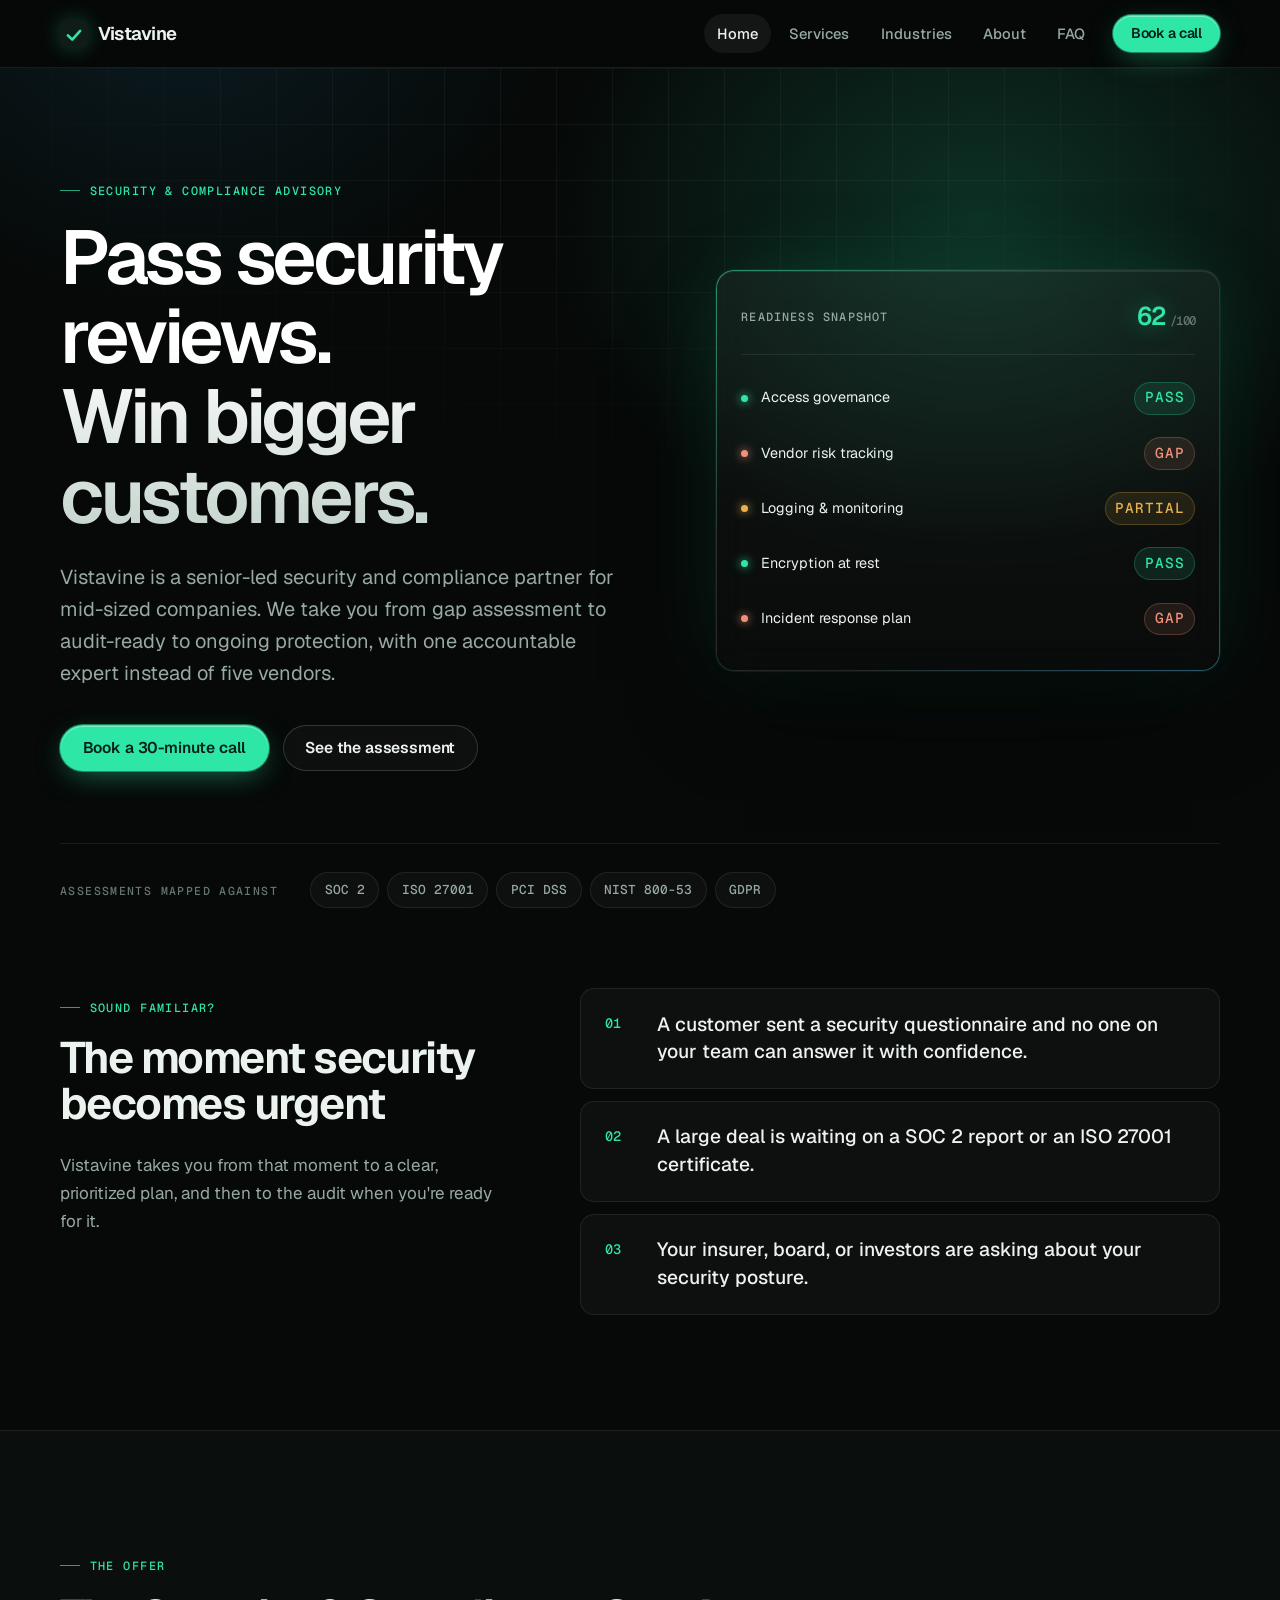
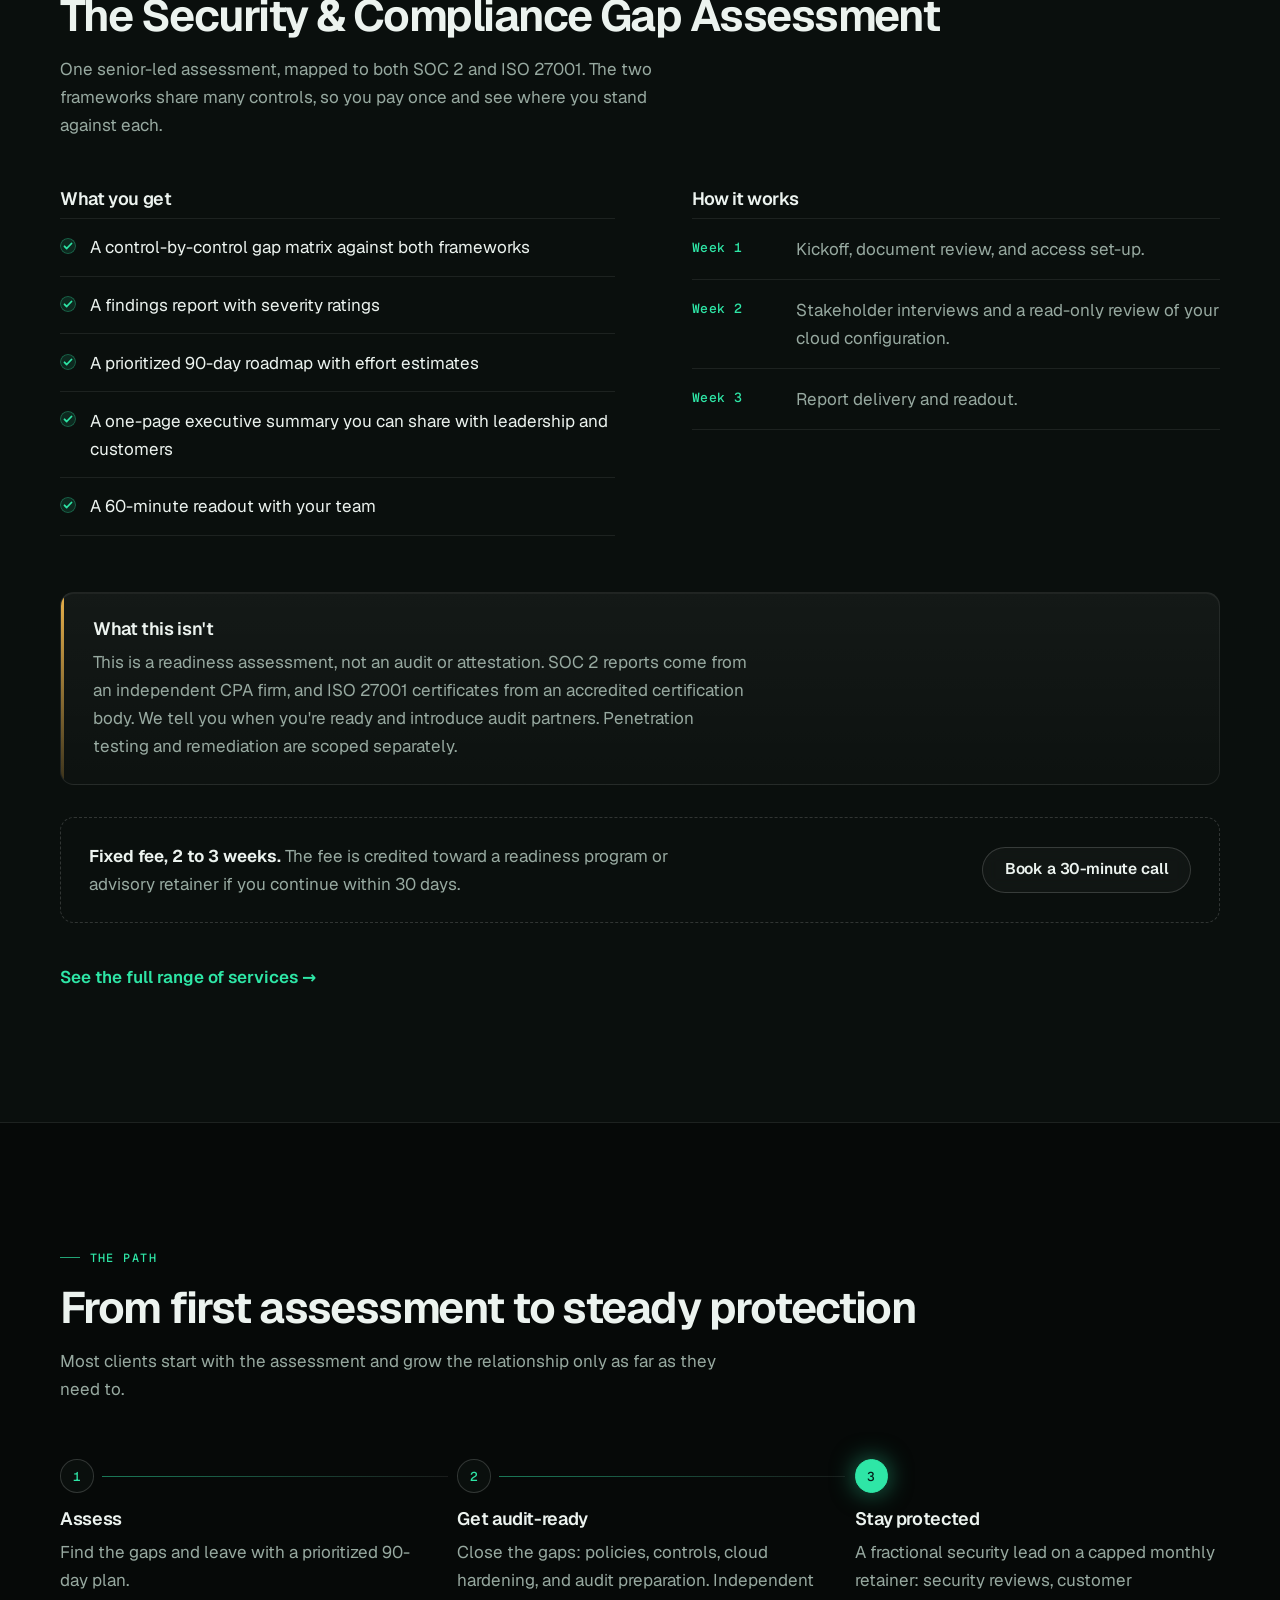
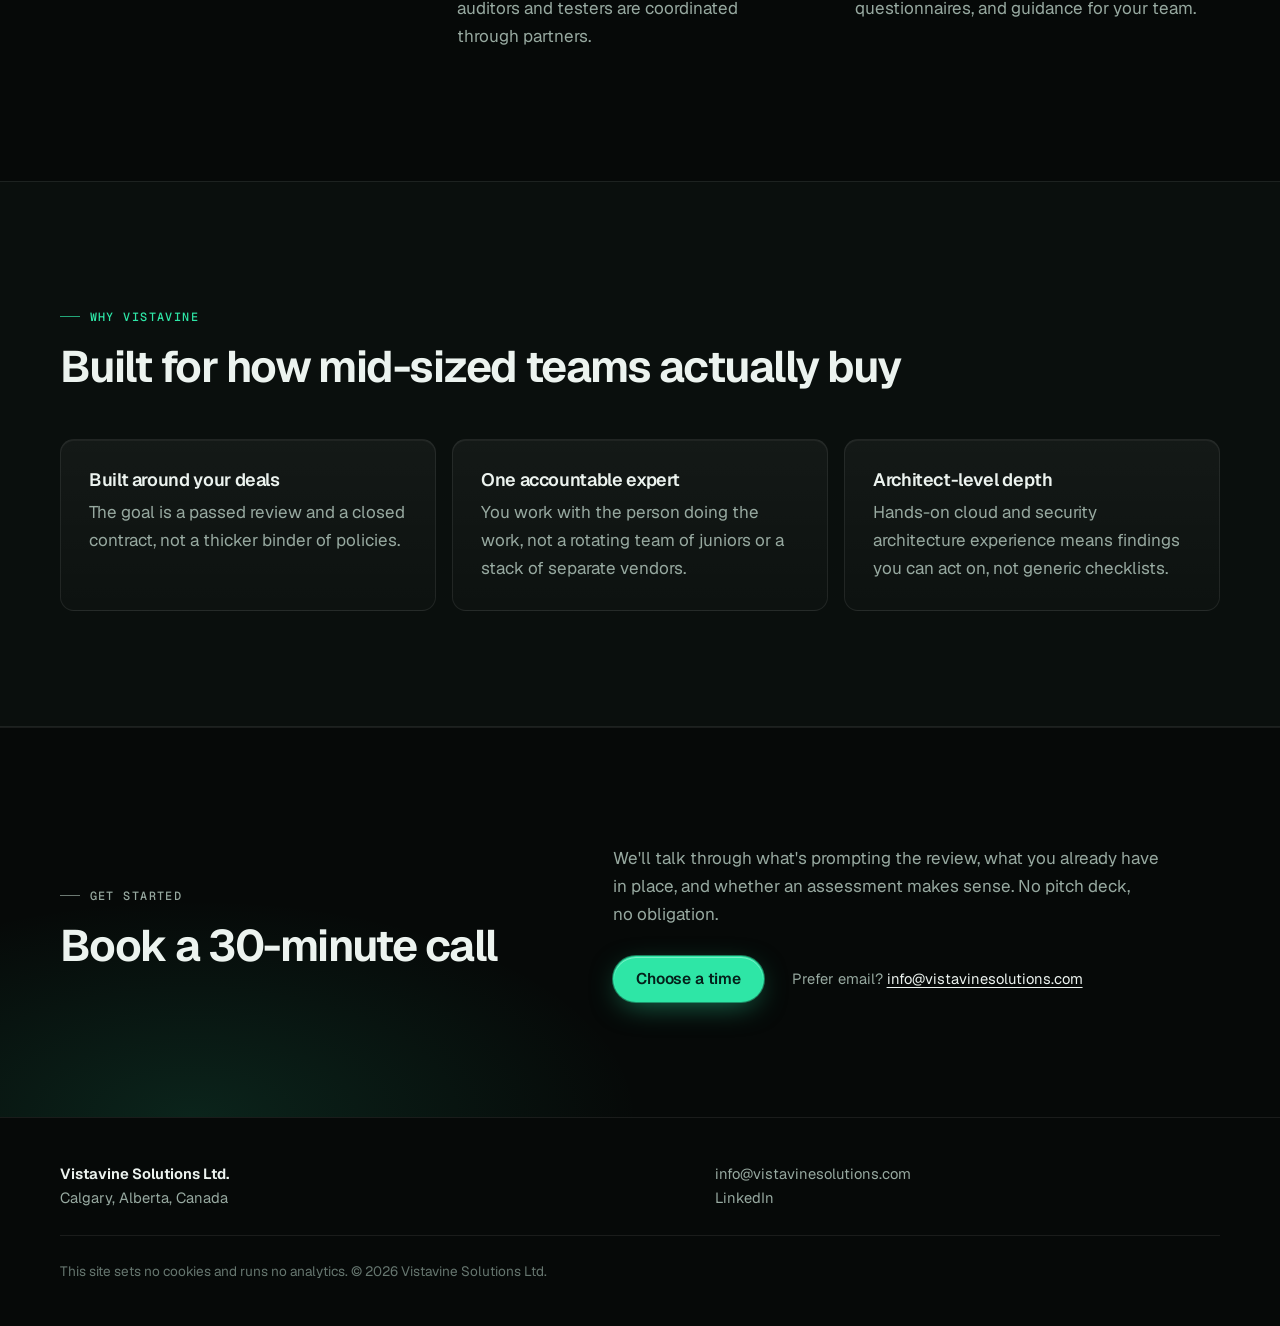
<file: index.html>
<!DOCTYPE html>
<html lang="en">
<head>
<meta charset="utf-8">
<meta name="viewport" content="width=device-width, initial-scale=1">
<title>Vistavine | Security and compliance advisory for mid-sized companies</title>
<meta name="description" content="Vistavine helps mid-sized companies pass security reviews and win bigger customers. Senior-led SOC 2 and ISO 27001 readiness, cloud security, and fractional security leadership.">
<link rel="canonical" href="https://vistavinesolutions.com/">
<meta name="theme-color" content="#060908">
<meta property="og:type" content="website">
<meta property="og:url" content="https://vistavinesolutions.com/">
<meta property="og:title" content="Vistavine | Security and compliance advisory for mid-sized companies">
<meta property="og:description" content="Vistavine helps mid-sized companies pass security reviews and win bigger customers. Senior-led SOC 2 and ISO 27001 readiness, cloud security, and fractional security leadership.">
<meta property="og:image" content="https://vistavinesolutions.com/og-image.png">
<meta property="og:image:width" content="1200">
<meta property="og:image:height" content="630">
<meta name="twitter:card" content="summary_large_image">
<meta name="twitter:title" content="Vistavine | Security and compliance advisory for mid-sized companies">
<meta name="twitter:description" content="Vistavine helps mid-sized companies pass security reviews and win bigger customers. Senior-led SOC 2 and ISO 27001 readiness, cloud security, and fractional security leadership.">
<meta name="twitter:image" content="https://vistavinesolutions.com/og-image.png">
<link rel="icon" href="data:image/svg+xml,%3Csvg xmlns='http://www.w3.org/2000/svg' viewBox='0 0 32 32'%3E%3Crect width='32' height='32' rx='7' fill='%230A0F0D'/%3E%3Cpath d='M9 17.5l5 5 9-10' fill='none' stroke='%232EE6A6' stroke-width='3' stroke-linecap='round' stroke-linejoin='round'/%3E%3C/svg%3E">
<link rel="preload" href="/fonts/geist.woff2" as="font" type="font/woff2" crossorigin>
<link rel="stylesheet" href="/styles.css?v=2">
</head>
<body>
<a class="skip" href="#main">Skip to content</a>
<header class="site-header">
  <div class="wrap">
    <a class="brand" href="/" aria-label="Vistavine home">
      <svg viewBox="0 0 32 32" aria-hidden="true"><rect width="32" height="32" rx="7" fill="#0F1C17"/><path d="M9 17.5l5 5 9-10" fill="none" stroke="#2EE6A6" stroke-width="3" stroke-linecap="round" stroke-linejoin="round"/></svg>
      Vistavine
    </a>
    <input type="checkbox" id="nav-toggle" class="nav-toggle-input">
    <label for="nav-toggle" class="nav-toggle-btn" aria-label="Open menu">
      <span></span><span></span><span></span>
    </label>
    <nav class="nav" aria-label="Primary">
      <a href="/" aria-current="page">Home</a>
      <a href="/services">Services</a>
      <a href="/industries">Industries</a>
      <a href="/about">About</a>
      <a href="/faq">FAQ</a>
      <a class="btn btn-mint" href="https://calendly.com/omosulejohn/30min">Book a call</a>
    </nav>
  </div>
</header>
<main id="main">

  <section class="hero on-dark" id="top">
    <div class="dotgrid" aria-hidden="true"></div>
    <div class="wrap">
      <div class="hero-grid">
        <div>
          <p class="eyebrow">Security &amp; Compliance Advisory</p>
          <h1>Pass security reviews. Win bigger customers.</h1>
          <p class="lede">Vistavine is a senior-led security and compliance partner for mid-sized companies. We take you from gap assessment to audit-ready to ongoing protection, with one accountable expert instead of five vendors.</p>
          <div class="actions">
            <a class="btn btn-mint" href="https://calendly.com/omosulejohn/30min">Book a 30-minute call</a>
            <a class="btn btn-outline-dark" href="#assessment">See the assessment</a>
          </div>
        </div>
        <div class="scorecard" role="img" aria-label="Illustrative compliance readiness scorecard showing sample control statuses">
          <div class="scorecard-head">
            <b>Readiness Snapshot</b>
            <div class="scorecard-score">62<small>/100</small></div>
          </div>
          <div class="score-row"><span class="dot pass"></span><span>Access governance</span><span class="pill pass">Pass</span></div>
          <div class="score-row"><span class="dot gap"></span><span>Vendor risk tracking</span><span class="pill gap">Gap</span></div>
          <div class="score-row"><span class="dot partial"></span><span>Logging &amp; monitoring</span><span class="pill partial">Partial</span></div>
          <div class="score-row"><span class="dot pass"></span><span>Encryption at rest</span><span class="pill pass">Pass</span></div>
          <div class="score-row"><span class="dot gap"></span><span>Incident response plan</span><span class="pill gap">Gap</span></div>
        </div>
      </div>

      <div class="trust-strip">
        <p>Assessments mapped against</p>
        <div class="badges">
          <span class="badge">SOC 2</span>
          <span class="badge">ISO 27001</span>
          <span class="badge">PCI DSS</span>
          <span class="badge">NIST 800-53</span>
          <span class="badge">GDPR</span>
        </div>
      </div>
    </div>
  </section>

  <section class="section on-dark" id="triggers" aria-labelledby="triggers-h" style="padding-top:0">
    <div class="wrap">
      <div class="triggers-grid">
        <div>
          <p class="eyebrow">Sound familiar?</p>
          <h2 id="triggers-h">The moment security becomes urgent</h2>
          <p class="after-triggers">Vistavine takes you from that moment to a clear, prioritized plan, and then to the audit when you're ready for it.</p>
        </div>
        <ul class="triggers">
          <li><span class="mark">01</span><span>A customer sent a security questionnaire and no one on your team can answer it with confidence.</span></li>
          <li><span class="mark">02</span><span>A large deal is waiting on a SOC 2 report or an ISO 27001 certificate.</span></li>
          <li><span class="mark">03</span><span>Your insurer, board, or investors are asking about your security posture.</span></li>
        </ul>
      </div>
    </div>
  </section>

  <section class="section light" id="assessment" aria-labelledby="assessment-h">
    <div class="wrap">
      <p class="eyebrow">The Offer</p>
      <h2 id="assessment-h">The Security &amp; Compliance Gap Assessment</h2>
      <p class="muted" style="max-width:62ch">One senior-led assessment, mapped to both SOC 2 and ISO 27001. The two frameworks share many controls, so you pay once and see where you stand against each.</p>

      <div class="assessment-grid">
        <div>
          <h3>What you get</h3>
          <ul class="rule">
            <li>A control-by-control gap matrix against both frameworks</li>
            <li>A findings report with severity ratings</li>
            <li>A prioritized 90-day roadmap with effort estimates</li>
            <li>A one-page executive summary you can share with leadership and customers</li>
            <li>A 60-minute readout with your team</li>
          </ul>
        </div>
        <div>
          <h3>How it works</h3>
          <ol class="weeks">
            <li><b>Week 1</b><span>Kickoff, document review, and access set-up.</span></li>
            <li><b>Week 2</b><span>Stakeholder interviews and a read-only review of your cloud configuration.</span></li>
            <li><b>Week 3</b><span>Report delivery and readout.</span></li>
          </ol>
        </div>
      </div>

      <div class="notice">
        <h3>What this isn't</h3>
        <p>This is a readiness assessment, not an audit or attestation. SOC 2 reports come from an independent CPA firm, and ISO 27001 certificates from an accredited certification body. We tell you when you're ready and introduce audit partners. Penetration testing and remediation are scoped separately.</p>
      </div>

      <div class="fee">
        <p><strong>Fixed fee, 2 to 3 weeks.</strong> The fee is credited toward a readiness program or advisory retainer if you continue within 30 days.</p>
        <a class="btn btn-outline-light" href="https://calendly.com/omosulejohn/30min">Book a 30-minute call</a>
      </div>

      <p style="margin-top:2.5rem"><a class="text-link" href="/services">See the full range of services &rarr;</a></p>
    </div>
  </section>

  <section class="section on-dark" id="approach" aria-labelledby="approach-h">
    <div class="wrap">
      <p class="eyebrow">The Path</p>
      <h2 id="approach-h">From first assessment to steady protection</h2>
      <p class="muted" style="max-width:62ch">Most clients start with the assessment and grow the relationship only as far as they need to.</p>
      <ol class="path">
        <li>
          <span class="num">1</span>
          <h3>Assess</h3>
          <p>Find the gaps and leave with a prioritized 90-day plan.</p>
        </li>
        <li>
          <span class="num">2</span>
          <h3>Get audit-ready</h3>
          <p>Close the gaps: policies, controls, cloud hardening, and audit preparation. Independent auditors and testers are coordinated through partners.</p>
        </li>
        <li>
          <span class="num">3</span>
          <h3>Stay protected</h3>
          <p>A fractional security lead on a capped monthly retainer: security reviews, customer questionnaires, and guidance for your team.</p>
        </li>
      </ol>
    </div>
  </section>

  <section class="section light" id="why" aria-labelledby="why-h">
    <div class="wrap">
      <p class="eyebrow">Why Vistavine</p>
      <h2 id="why-h">Built for how mid-sized teams actually buy</h2>
      <div class="pillars">
        <div class="pillar">
          <h3>Built around your deals</h3>
          <p>The goal is a passed review and a closed contract, not a thicker binder of policies.</p>
        </div>
        <div class="pillar">
          <h3>One accountable expert</h3>
          <p>You work with the person doing the work, not a rotating team of juniors or a stack of separate vendors.</p>
        </div>
        <div class="pillar">
          <h3>Architect-level depth</h3>
          <p>Hands-on cloud and security architecture experience means findings you can act on, not generic checklists.</p>
        </div>
      </div>
    </div>
  </section>

  <section class="section on-dark cta" id="book" aria-labelledby="book-h">
    <div class="wrap split">
      <div>
        <p class="eyebrow">Get Started</p>
        <h2 id="book-h">Book a 30-minute call</h2>
      </div>
      <div>
        <p>We'll talk through what's prompting the review, what you already have in place, and whether an assessment makes sense. No pitch deck, no obligation.</p>
        <div class="cta-actions">
          <a class="btn btn-mint" href="https://calendly.com/omosulejohn/30min">Choose a time</a>
          <p class="fine muted">Prefer email? <a href="mailto:info@vistavinesolutions.com">info@vistavinesolutions.com</a></p>
        </div>
      </div>
    </div>
  </section>
</main>
<div style="background:var(--dark)">
<footer class="site-footer on-dark">
  <div class="wrap footer-grid">
    <p class="fine"><strong>Vistavine Solutions Ltd.</strong><br>Calgary, Alberta, Canada</p>
    <p class="fine"><a href="mailto:info@vistavinesolutions.com">info@vistavinesolutions.com</a><br><a href="https://www.linkedin.com/in/john-omosule/" rel="noopener noreferrer">LinkedIn</a></p>
    <p class="fine wide">This site sets no cookies and runs no analytics. &copy; 2026 Vistavine Solutions Ltd.</p>
  </div>
</footer>
</div>
</body>
</html>
</file>
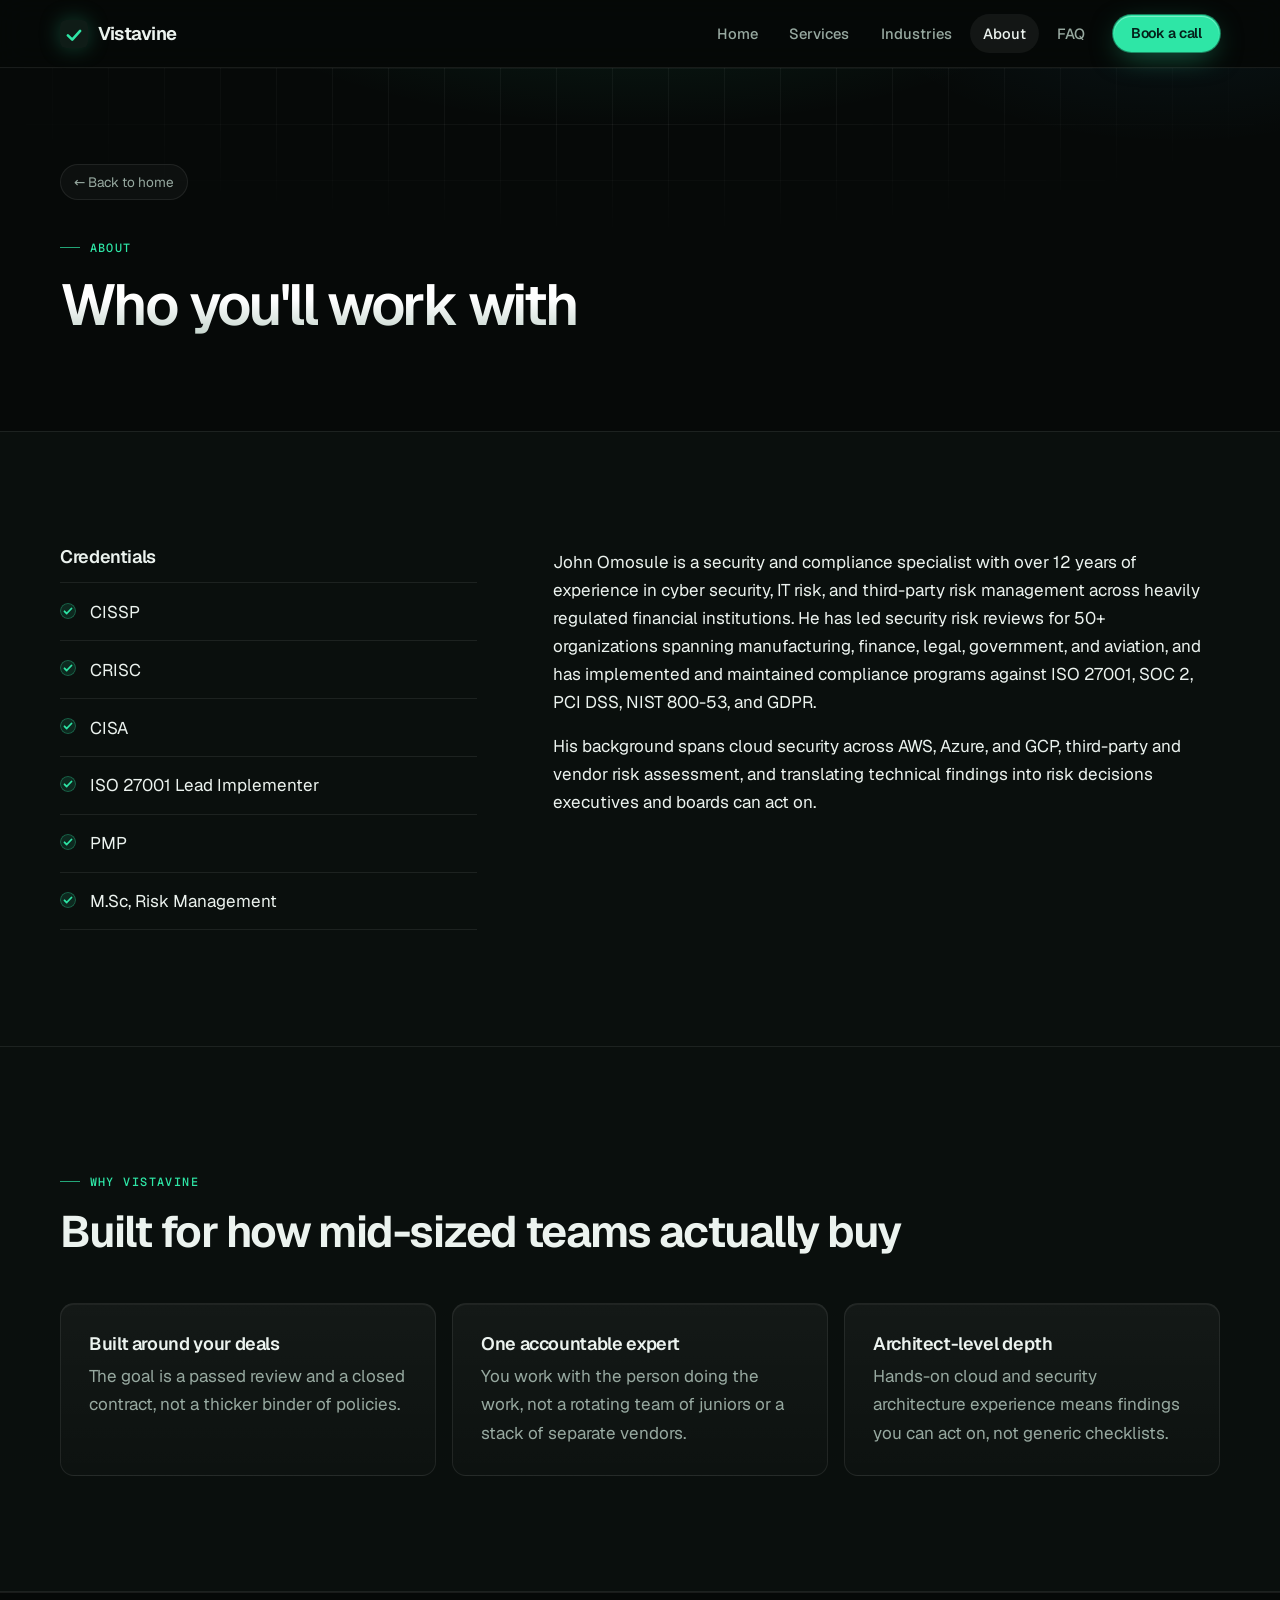
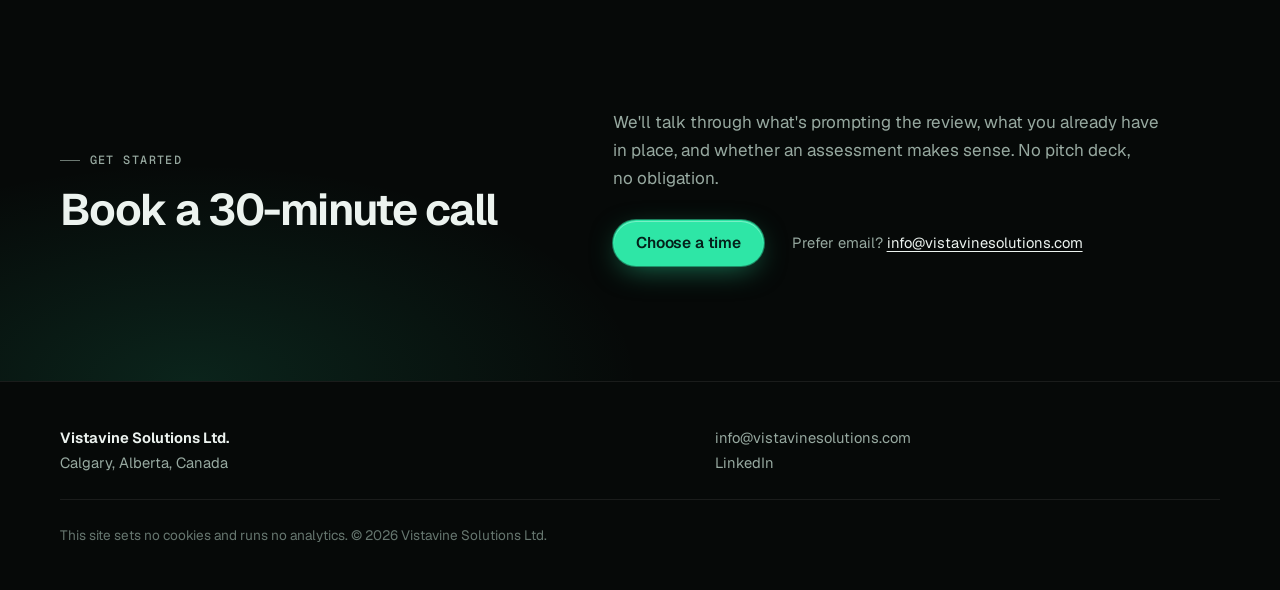
<file: about.html>
<!DOCTYPE html>
<html lang="en">
<head>
<meta charset="utf-8">
<meta name="viewport" content="width=device-width, initial-scale=1">
<title>About | Vistavine Security &amp; Compliance Advisory</title>
<meta name="description" content="John Omosule is a security and compliance specialist with 12+ years across regulated financial institutions, holding CISSP, CRISC, CISA, and ISO 27001 Lead Implementer credentials.">
<link rel="canonical" href="https://vistavinesolutions.com/about">
<meta name="theme-color" content="#060908">
<meta property="og:type" content="website">
<meta property="og:url" content="https://vistavinesolutions.com/about">
<meta property="og:title" content="About | Vistavine Security &amp; Compliance Advisory">
<meta property="og:description" content="John Omosule is a security and compliance specialist with 12+ years across regulated financial institutions, holding CISSP, CRISC, CISA, and ISO 27001 Lead Implementer credentials.">
<meta property="og:image" content="https://vistavinesolutions.com/og-image.png">
<meta property="og:image:width" content="1200">
<meta property="og:image:height" content="630">
<meta name="twitter:card" content="summary_large_image">
<meta name="twitter:title" content="About | Vistavine Security &amp; Compliance Advisory">
<meta name="twitter:description" content="John Omosule is a security and compliance specialist with 12+ years across regulated financial institutions, holding CISSP, CRISC, CISA, and ISO 27001 Lead Implementer credentials.">
<meta name="twitter:image" content="https://vistavinesolutions.com/og-image.png">
<link rel="icon" href="data:image/svg+xml,%3Csvg xmlns='http://www.w3.org/2000/svg' viewBox='0 0 32 32'%3E%3Crect width='32' height='32' rx='7' fill='%230A0F0D'/%3E%3Cpath d='M9 17.5l5 5 9-10' fill='none' stroke='%232EE6A6' stroke-width='3' stroke-linecap='round' stroke-linejoin='round'/%3E%3C/svg%3E">
<link rel="preload" href="/fonts/geist.woff2" as="font" type="font/woff2" crossorigin>
<link rel="stylesheet" href="/styles.css?v=2">
</head>
<body>
<a class="skip" href="#main">Skip to content</a>
<header class="site-header">
  <div class="wrap">
    <a class="brand" href="/" aria-label="Vistavine home">
      <svg viewBox="0 0 32 32" aria-hidden="true"><rect width="32" height="32" rx="7" fill="#0F1C17"/><path d="M9 17.5l5 5 9-10" fill="none" stroke="#2EE6A6" stroke-width="3" stroke-linecap="round" stroke-linejoin="round"/></svg>
      Vistavine
    </a>
    <input type="checkbox" id="nav-toggle" class="nav-toggle-input">
    <label for="nav-toggle" class="nav-toggle-btn" aria-label="Open menu">
      <span></span><span></span><span></span>
    </label>
    <nav class="nav" aria-label="Primary">
      <a href="/">Home</a>
      <a href="/services">Services</a>
      <a href="/industries">Industries</a>
      <a href="/about" aria-current="page">About</a>
      <a href="/faq">FAQ</a>
      <a class="btn btn-mint" href="https://calendly.com/omosulejohn/30min">Book a call</a>
    </nav>
  </div>
</header>
<main id="main">

  <section class="page-hero on-dark" aria-labelledby="about-h">
    <div class="dotgrid" aria-hidden="true"></div>
    <div class="wrap">
      <a class="crumb" href="/">&larr; Back to home</a>
      <p class="eyebrow">About</p>
      <h1 id="about-h">Who you'll work with</h1>
    </div>
  </section>

  <section class="section paper2bg" aria-label="Bio">
    <div class="wrap">
      <div class="split">
        <div>
          <h2 class="subhead" style="margin-bottom:1rem">Credentials</h2>
          <ul class="rule">
            <li>CISSP</li>
            <li>CRISC</li>
            <li>CISA</li>
            <li>ISO 27001 Lead Implementer</li>
            <li>PMP</li>
            <li>M.Sc, Risk Management</li>
          </ul>
        </div>
        <div>
          <p>John Omosule is a security and compliance specialist with over 12 years of experience in cyber security, IT risk, and third-party risk management across heavily regulated financial institutions. He has led security risk reviews for 50+ organizations spanning manufacturing, finance, legal, government, and aviation, and has implemented and maintained compliance programs against ISO 27001, SOC 2, PCI DSS, NIST 800-53, and GDPR.</p>
          <p>His background spans cloud security across AWS, Azure, and GCP, third-party and vendor risk assessment, and translating technical findings into risk decisions executives and boards can act on.</p>
        </div>
      </div>
    </div>
  </section>

  <section class="section light" aria-labelledby="why-h">
    <div class="wrap">
      <p class="eyebrow">Why Vistavine</p>
      <h2 id="why-h">Built for how mid-sized teams actually buy</h2>
      <div class="pillars">
        <div class="pillar">
          <h3>Built around your deals</h3>
          <p>The goal is a passed review and a closed contract, not a thicker binder of policies.</p>
        </div>
        <div class="pillar">
          <h3>One accountable expert</h3>
          <p>You work with the person doing the work, not a rotating team of juniors or a stack of separate vendors.</p>
        </div>
        <div class="pillar">
          <h3>Architect-level depth</h3>
          <p>Hands-on cloud and security architecture experience means findings you can act on, not generic checklists.</p>
        </div>
      </div>
    </div>
  </section>

  <section class="section on-dark cta" id="book" aria-labelledby="book-h">
    <div class="wrap split">
      <div>
        <p class="eyebrow">Get Started</p>
        <h2 id="book-h">Book a 30-minute call</h2>
      </div>
      <div>
        <p>We'll talk through what's prompting the review, what you already have in place, and whether an assessment makes sense. No pitch deck, no obligation.</p>
        <div class="cta-actions">
          <a class="btn btn-mint" href="https://calendly.com/omosulejohn/30min">Choose a time</a>
          <p class="fine muted">Prefer email? <a href="mailto:info@vistavinesolutions.com">info@vistavinesolutions.com</a></p>
        </div>
      </div>
    </div>
  </section>
</main>
<div style="background:var(--dark)">
<footer class="site-footer on-dark">
  <div class="wrap footer-grid">
    <p class="fine"><strong>Vistavine Solutions Ltd.</strong><br>Calgary, Alberta, Canada</p>
    <p class="fine"><a href="mailto:info@vistavinesolutions.com">info@vistavinesolutions.com</a><br><a href="https://www.linkedin.com/in/john-omosule/" rel="noopener noreferrer">LinkedIn</a></p>
    <p class="fine wide">This site sets no cookies and runs no analytics. &copy; 2026 Vistavine Solutions Ltd.</p>
  </div>
</footer>
</div>
</body>
</html>
</file>
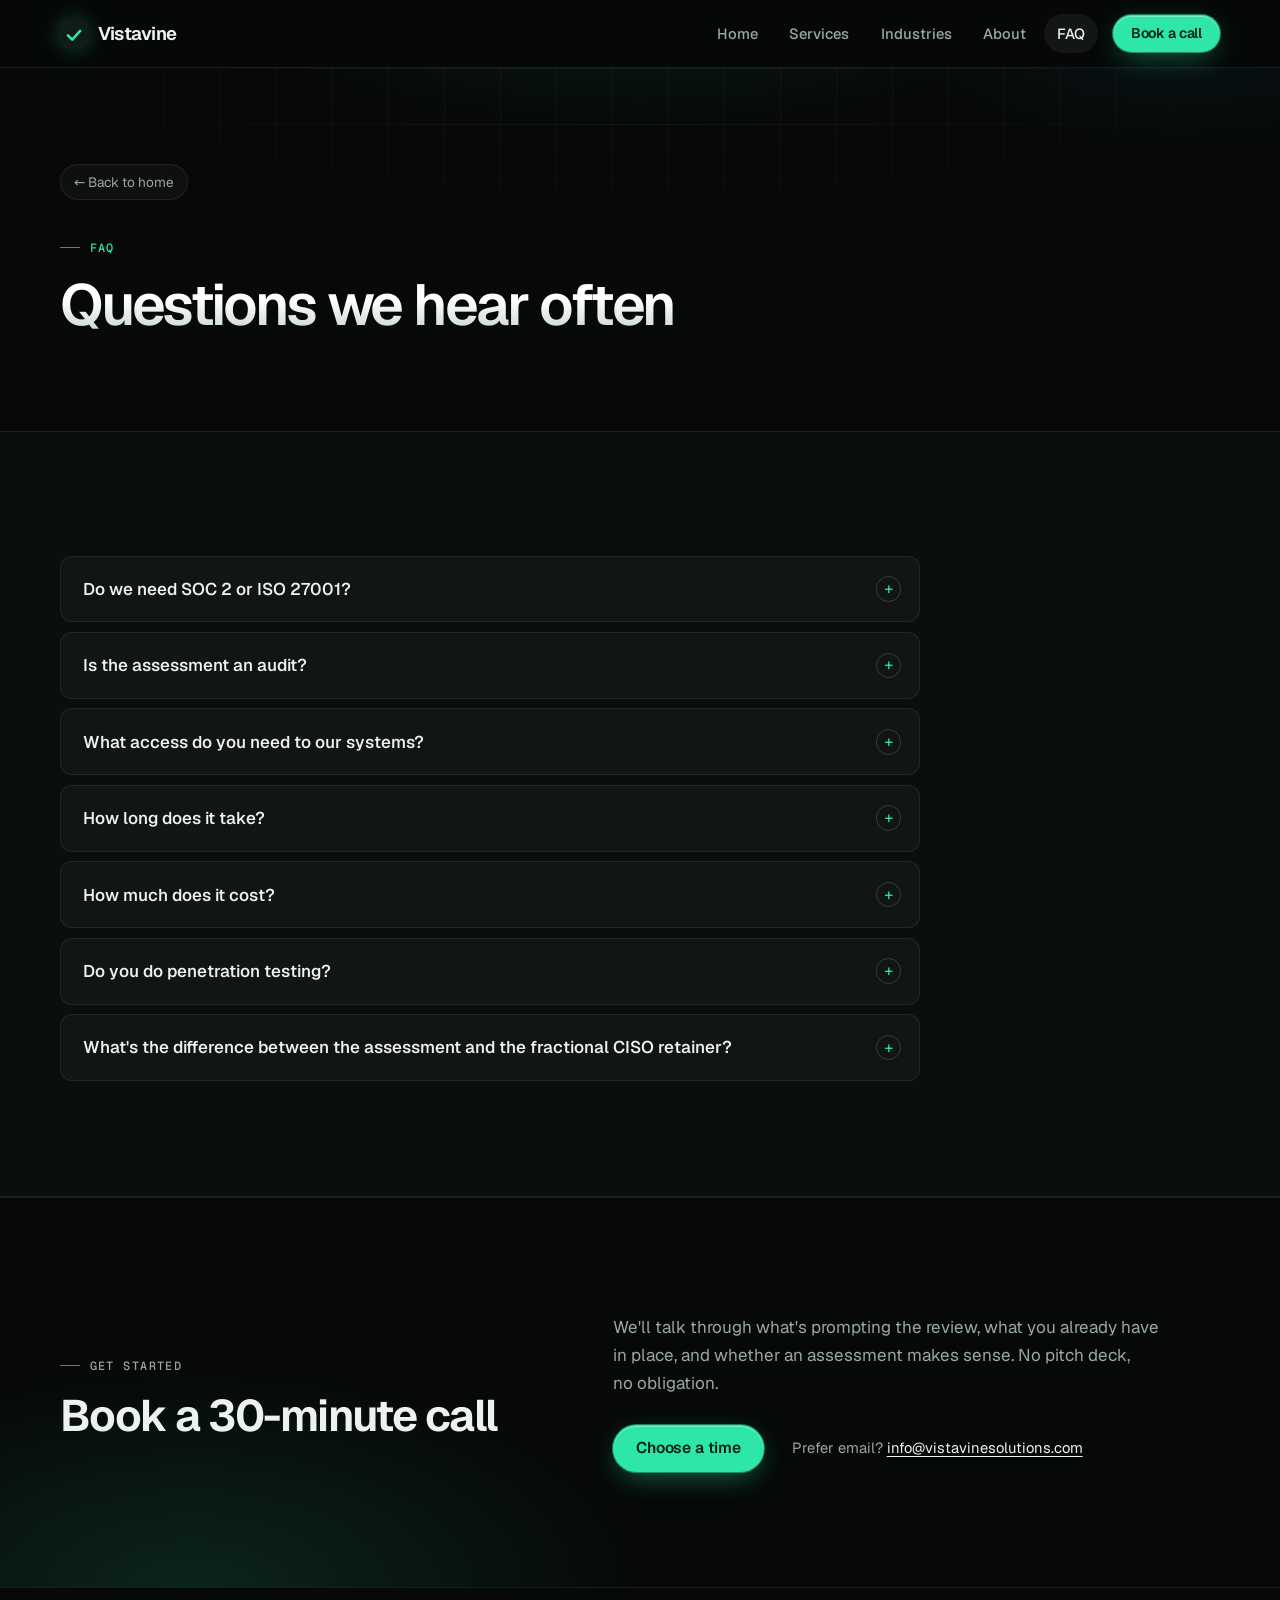
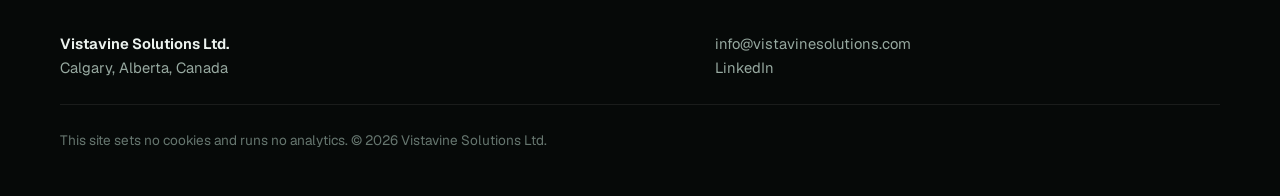
<file: faq.html>
<!DOCTYPE html>
<html lang="en">
<head>
<meta charset="utf-8">
<meta name="viewport" content="width=device-width, initial-scale=1">
<title>FAQ | Vistavine Security &amp; Compliance Advisory</title>
<meta name="description" content="Common questions about Vistavine's Security & Compliance Gap Assessment, SOC 2 vs ISO 27001, pricing, timelines, and the fractional CISO retainer.">
<link rel="canonical" href="https://vistavinesolutions.com/faq">
<meta name="theme-color" content="#060908">
<meta property="og:type" content="website">
<meta property="og:url" content="https://vistavinesolutions.com/faq">
<meta property="og:title" content="FAQ | Vistavine Security &amp; Compliance Advisory">
<meta property="og:description" content="Common questions about Vistavine's Security & Compliance Gap Assessment, SOC 2 vs ISO 27001, pricing, timelines, and the fractional CISO retainer.">
<meta property="og:image" content="https://vistavinesolutions.com/og-image.png">
<meta property="og:image:width" content="1200">
<meta property="og:image:height" content="630">
<meta name="twitter:card" content="summary_large_image">
<meta name="twitter:title" content="FAQ | Vistavine Security &amp; Compliance Advisory">
<meta name="twitter:description" content="Common questions about Vistavine's Security & Compliance Gap Assessment, SOC 2 vs ISO 27001, pricing, timelines, and the fractional CISO retainer.">
<meta name="twitter:image" content="https://vistavinesolutions.com/og-image.png">
<link rel="icon" href="data:image/svg+xml,%3Csvg xmlns='http://www.w3.org/2000/svg' viewBox='0 0 32 32'%3E%3Crect width='32' height='32' rx='7' fill='%230A0F0D'/%3E%3Cpath d='M9 17.5l5 5 9-10' fill='none' stroke='%232EE6A6' stroke-width='3' stroke-linecap='round' stroke-linejoin='round'/%3E%3C/svg%3E">
<link rel="preload" href="/fonts/geist.woff2" as="font" type="font/woff2" crossorigin>
<link rel="stylesheet" href="/styles.css?v=2">
</head>
<body>
<a class="skip" href="#main">Skip to content</a>
<header class="site-header">
  <div class="wrap">
    <a class="brand" href="/" aria-label="Vistavine home">
      <svg viewBox="0 0 32 32" aria-hidden="true"><rect width="32" height="32" rx="7" fill="#0F1C17"/><path d="M9 17.5l5 5 9-10" fill="none" stroke="#2EE6A6" stroke-width="3" stroke-linecap="round" stroke-linejoin="round"/></svg>
      Vistavine
    </a>
    <input type="checkbox" id="nav-toggle" class="nav-toggle-input">
    <label for="nav-toggle" class="nav-toggle-btn" aria-label="Open menu">
      <span></span><span></span><span></span>
    </label>
    <nav class="nav" aria-label="Primary">
      <a href="/">Home</a>
      <a href="/services">Services</a>
      <a href="/industries">Industries</a>
      <a href="/about">About</a>
      <a href="/faq" aria-current="page">FAQ</a>
      <a class="btn btn-mint" href="https://calendly.com/omosulejohn/30min">Book a call</a>
    </nav>
  </div>
</header>
<main id="main">

  <section class="page-hero on-dark" aria-labelledby="faq-h">
    <div class="dotgrid" aria-hidden="true"></div>
    <div class="wrap">
      <a class="crumb" href="/">&larr; Back to home</a>
      <p class="eyebrow">FAQ</p>
      <h1 id="faq-h">Questions we hear often</h1>
    </div>
  </section>

  <section class="section light" aria-label="FAQ list">
    <div class="wrap">
      <div class="faq">
        <details>
          <summary>Do we need SOC 2 or ISO 27001?</summary>
          <p>It depends on who is asking. US customers most often ask for SOC 2, while international and enterprise buyers often ask for ISO 27001. The assessment maps your gaps to both, so you can choose with evidence.</p>
        </details>
        <details>
          <summary>Is the assessment an audit?</summary>
          <p>No. It shows where you stand and what to fix. SOC 2 reports must come from an independent CPA firm, and ISO 27001 certificates from an accredited certification body. We introduce audit partners when you're ready.</p>
        </details>
        <details>
          <summary>What access do you need to our systems?</summary>
          <p>Read-only access to cloud configuration and documentation, agreed in writing before we start. We do not change your systems during an assessment.</p>
        </details>
        <details>
          <summary>How long does it take?</summary>
          <p>Two to three weeks from kickoff to readout, depending on the size of your environment and how quickly we get access and interviews scheduled.</p>
        </details>
        <details>
          <summary>How much does it cost?</summary>
          <p>A fixed fee, quoted after a short call once we know your size and scope. The fee is credited toward follow-on work if you continue within 30 days.</p>
        </details>
        <details>
          <summary>Do you do penetration testing?</summary>
          <p>Not as part of the assessment. When you need it, we help scope it and coordinate an independent testing firm, so the results feed straight into your roadmap.</p>
        </details>
        <details>
          <summary>What's the difference between the assessment and the fractional CISO retainer?</summary>
          <p>The assessment is a fixed-scope, one-time engagement. The retainer is ongoing monthly support &mdash; for companies that want continued security leadership after the initial gaps are closed.</p>
        </details>
      </div>
    </div>
  </section>

  <section class="section on-dark cta" id="book" aria-labelledby="book-h">
    <div class="wrap split">
      <div>
        <p class="eyebrow">Get Started</p>
        <h2 id="book-h">Book a 30-minute call</h2>
      </div>
      <div>
        <p>We'll talk through what's prompting the review, what you already have in place, and whether an assessment makes sense. No pitch deck, no obligation.</p>
        <div class="cta-actions">
          <a class="btn btn-mint" href="https://calendly.com/omosulejohn/30min">Choose a time</a>
          <p class="fine muted">Prefer email? <a href="mailto:info@vistavinesolutions.com">info@vistavinesolutions.com</a></p>
        </div>
      </div>
    </div>
  </section>
</main>
<div style="background:var(--dark)">
<footer class="site-footer on-dark">
  <div class="wrap footer-grid">
    <p class="fine"><strong>Vistavine Solutions Ltd.</strong><br>Calgary, Alberta, Canada</p>
    <p class="fine"><a href="mailto:info@vistavinesolutions.com">info@vistavinesolutions.com</a><br><a href="https://www.linkedin.com/in/john-omosule/" rel="noopener noreferrer">LinkedIn</a></p>
    <p class="fine wide">This site sets no cookies and runs no analytics. &copy; 2026 Vistavine Solutions Ltd.</p>
  </div>
</footer>
</div>
</body>
</html>
</file>
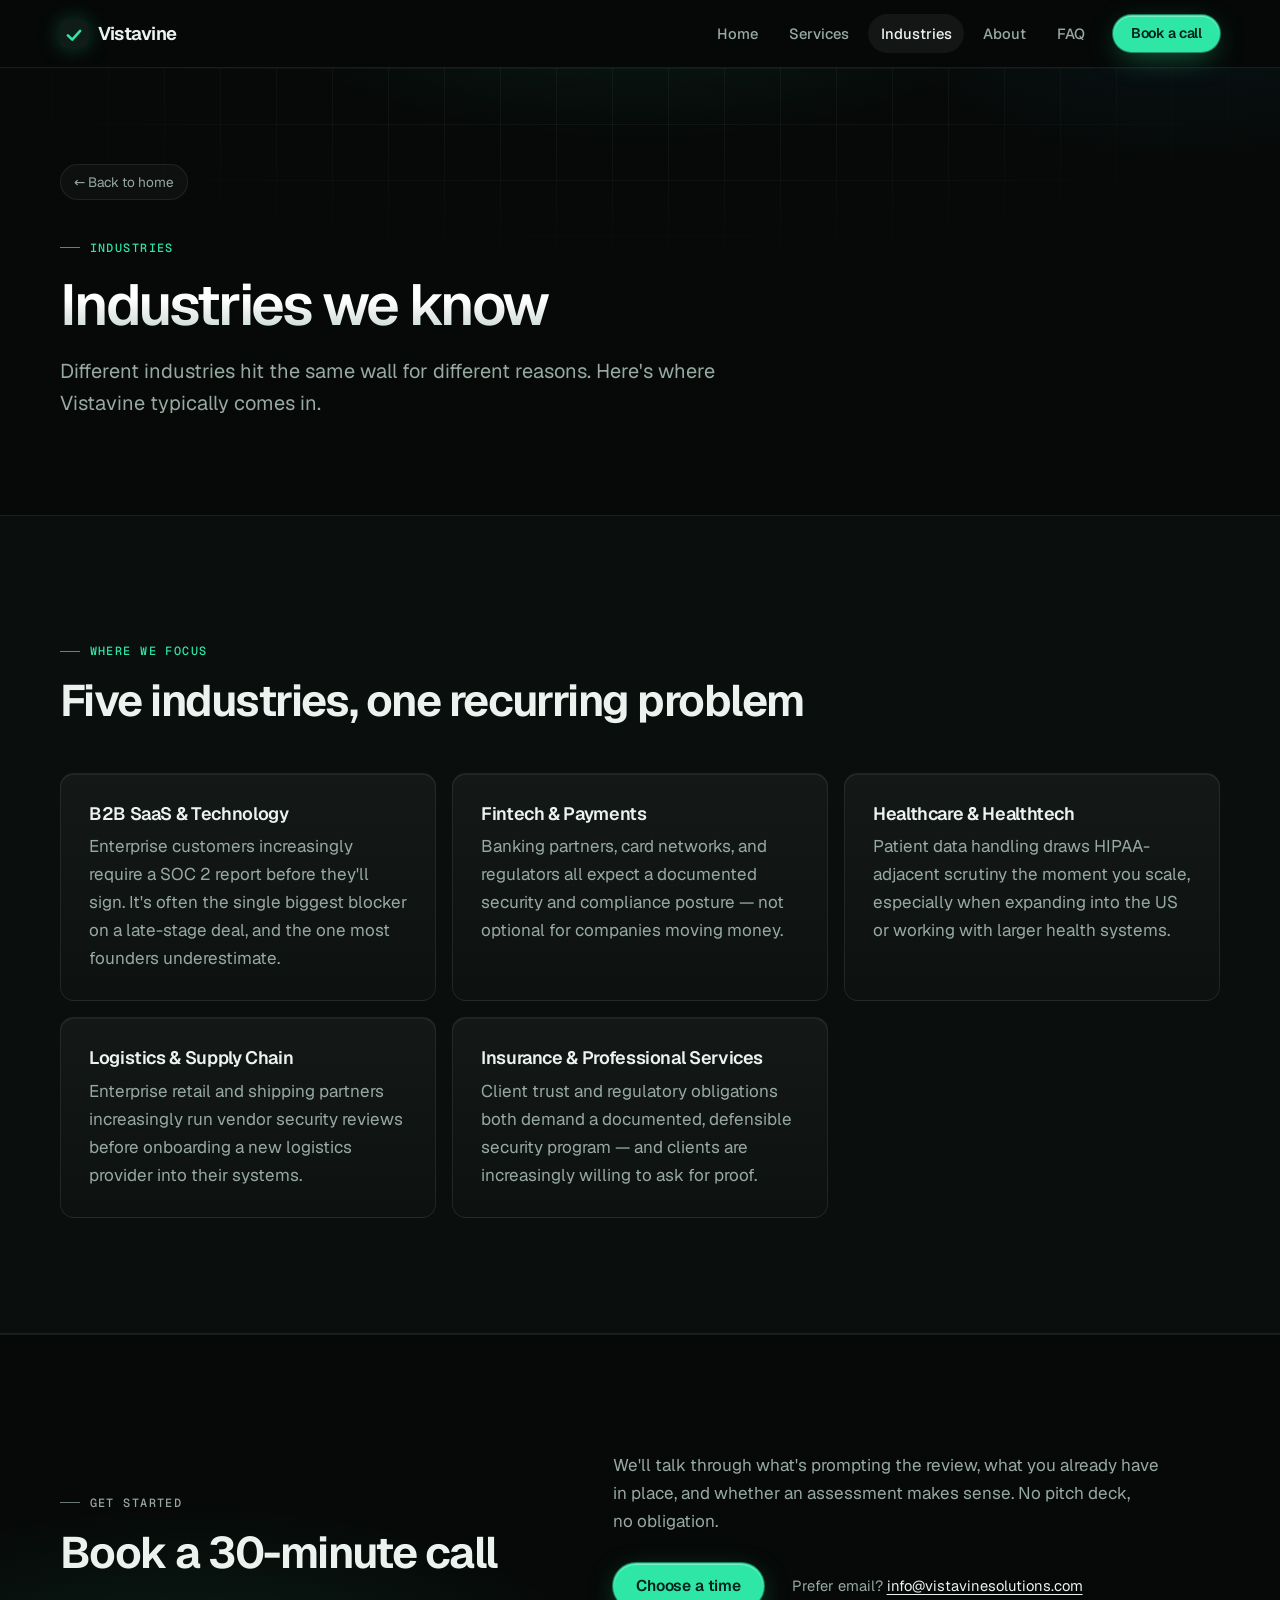
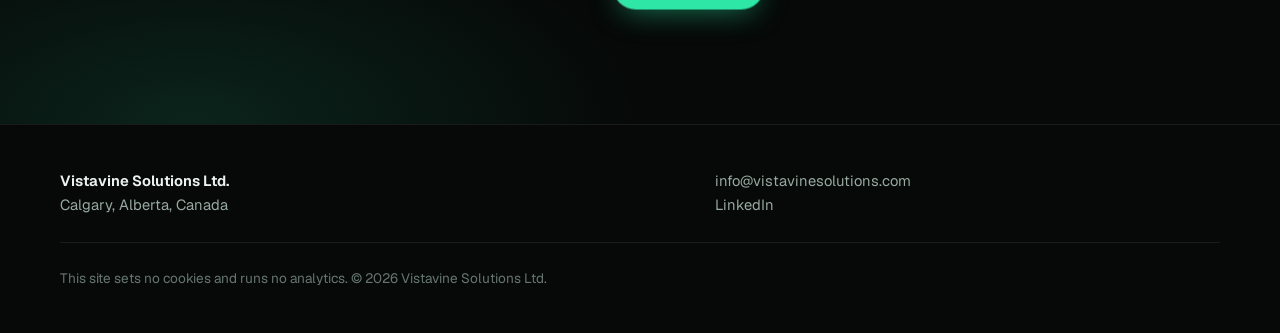
<file: industries.html>
<!DOCTYPE html>
<html lang="en">
<head>
<meta charset="utf-8">
<meta name="viewport" content="width=device-width, initial-scale=1">
<title>Industries | Vistavine Security &amp; Compliance Advisory</title>
<meta name="description" content="Vistavine works with B2B SaaS, fintech, healthtech, logistics, and insurance companies navigating SOC 2, ISO 27001, and enterprise security reviews.">
<link rel="canonical" href="https://vistavinesolutions.com/industries">
<meta name="theme-color" content="#060908">
<meta property="og:type" content="website">
<meta property="og:url" content="https://vistavinesolutions.com/industries">
<meta property="og:title" content="Industries | Vistavine Security &amp; Compliance Advisory">
<meta property="og:description" content="Vistavine works with B2B SaaS, fintech, healthtech, logistics, and insurance companies navigating SOC 2, ISO 27001, and enterprise security reviews.">
<meta property="og:image" content="https://vistavinesolutions.com/og-image.png">
<meta property="og:image:width" content="1200">
<meta property="og:image:height" content="630">
<meta name="twitter:card" content="summary_large_image">
<meta name="twitter:title" content="Industries | Vistavine Security &amp; Compliance Advisory">
<meta name="twitter:description" content="Vistavine works with B2B SaaS, fintech, healthtech, logistics, and insurance companies navigating SOC 2, ISO 27001, and enterprise security reviews.">
<meta name="twitter:image" content="https://vistavinesolutions.com/og-image.png">
<link rel="icon" href="data:image/svg+xml,%3Csvg xmlns='http://www.w3.org/2000/svg' viewBox='0 0 32 32'%3E%3Crect width='32' height='32' rx='7' fill='%230A0F0D'/%3E%3Cpath d='M9 17.5l5 5 9-10' fill='none' stroke='%232EE6A6' stroke-width='3' stroke-linecap='round' stroke-linejoin='round'/%3E%3C/svg%3E">
<link rel="preload" href="/fonts/geist.woff2" as="font" type="font/woff2" crossorigin>
<link rel="stylesheet" href="/styles.css?v=2">
</head>
<body>
<a class="skip" href="#main">Skip to content</a>
<header class="site-header">
  <div class="wrap">
    <a class="brand" href="/" aria-label="Vistavine home">
      <svg viewBox="0 0 32 32" aria-hidden="true"><rect width="32" height="32" rx="7" fill="#0F1C17"/><path d="M9 17.5l5 5 9-10" fill="none" stroke="#2EE6A6" stroke-width="3" stroke-linecap="round" stroke-linejoin="round"/></svg>
      Vistavine
    </a>
    <input type="checkbox" id="nav-toggle" class="nav-toggle-input">
    <label for="nav-toggle" class="nav-toggle-btn" aria-label="Open menu">
      <span></span><span></span><span></span>
    </label>
    <nav class="nav" aria-label="Primary">
      <a href="/">Home</a>
      <a href="/services">Services</a>
      <a href="/industries" aria-current="page">Industries</a>
      <a href="/about">About</a>
      <a href="/faq">FAQ</a>
      <a class="btn btn-mint" href="https://calendly.com/omosulejohn/30min">Book a call</a>
    </nav>
  </div>
</header>
<main id="main">

  <section class="page-hero on-dark" aria-labelledby="industries-h">
    <div class="dotgrid" aria-hidden="true"></div>
    <div class="wrap">
      <a class="crumb" href="/">&larr; Back to home</a>
      <p class="eyebrow">Industries</p>
      <h1 id="industries-h">Industries we know</h1>
      <p class="lede">Different industries hit the same wall for different reasons. Here's where Vistavine typically comes in.</p>
    </div>
  </section>

  <section class="section light" aria-labelledby="industry-list-h">
    <div class="wrap">
      <p class="eyebrow">Where We Focus</p>
      <h2 id="industry-list-h">Five industries, one recurring problem</h2>
      <div class="industry-detail">
        <div class="pillar">
          <h3>B2B SaaS &amp; Technology</h3>
          <p>Enterprise customers increasingly require a SOC 2 report before they'll sign. It's often the single biggest blocker on a late-stage deal, and the one most founders underestimate.</p>
        </div>
        <div class="pillar">
          <h3>Fintech &amp; Payments</h3>
          <p>Banking partners, card networks, and regulators all expect a documented security and compliance posture &mdash; not optional for companies moving money.</p>
        </div>
        <div class="pillar">
          <h3>Healthcare &amp; Healthtech</h3>
          <p>Patient data handling draws HIPAA-adjacent scrutiny the moment you scale, especially when expanding into the US or working with larger health systems.</p>
        </div>
        <div class="pillar">
          <h3>Logistics &amp; Supply Chain</h3>
          <p>Enterprise retail and shipping partners increasingly run vendor security reviews before onboarding a new logistics provider into their systems.</p>
        </div>
        <div class="pillar">
          <h3>Insurance &amp; Professional Services</h3>
          <p>Client trust and regulatory obligations both demand a documented, defensible security program &mdash; and clients are increasingly willing to ask for proof.</p>
        </div>
      </div>
    </div>
  </section>

  <section class="section on-dark cta" id="book" aria-labelledby="book-h">
    <div class="wrap split">
      <div>
        <p class="eyebrow">Get Started</p>
        <h2 id="book-h">Book a 30-minute call</h2>
      </div>
      <div>
        <p>We'll talk through what's prompting the review, what you already have in place, and whether an assessment makes sense. No pitch deck, no obligation.</p>
        <div class="cta-actions">
          <a class="btn btn-mint" href="https://calendly.com/omosulejohn/30min">Choose a time</a>
          <p class="fine muted">Prefer email? <a href="mailto:info@vistavinesolutions.com">info@vistavinesolutions.com</a></p>
        </div>
      </div>
    </div>
  </section>
</main>
<div style="background:var(--dark)">
<footer class="site-footer on-dark">
  <div class="wrap footer-grid">
    <p class="fine"><strong>Vistavine Solutions Ltd.</strong><br>Calgary, Alberta, Canada</p>
    <p class="fine"><a href="mailto:info@vistavinesolutions.com">info@vistavinesolutions.com</a><br><a href="https://www.linkedin.com/in/john-omosule/" rel="noopener noreferrer">LinkedIn</a></p>
    <p class="fine wide">This site sets no cookies and runs no analytics. &copy; 2026 Vistavine Solutions Ltd.</p>
  </div>
</footer>
</div>
</body>
</html>
</file>
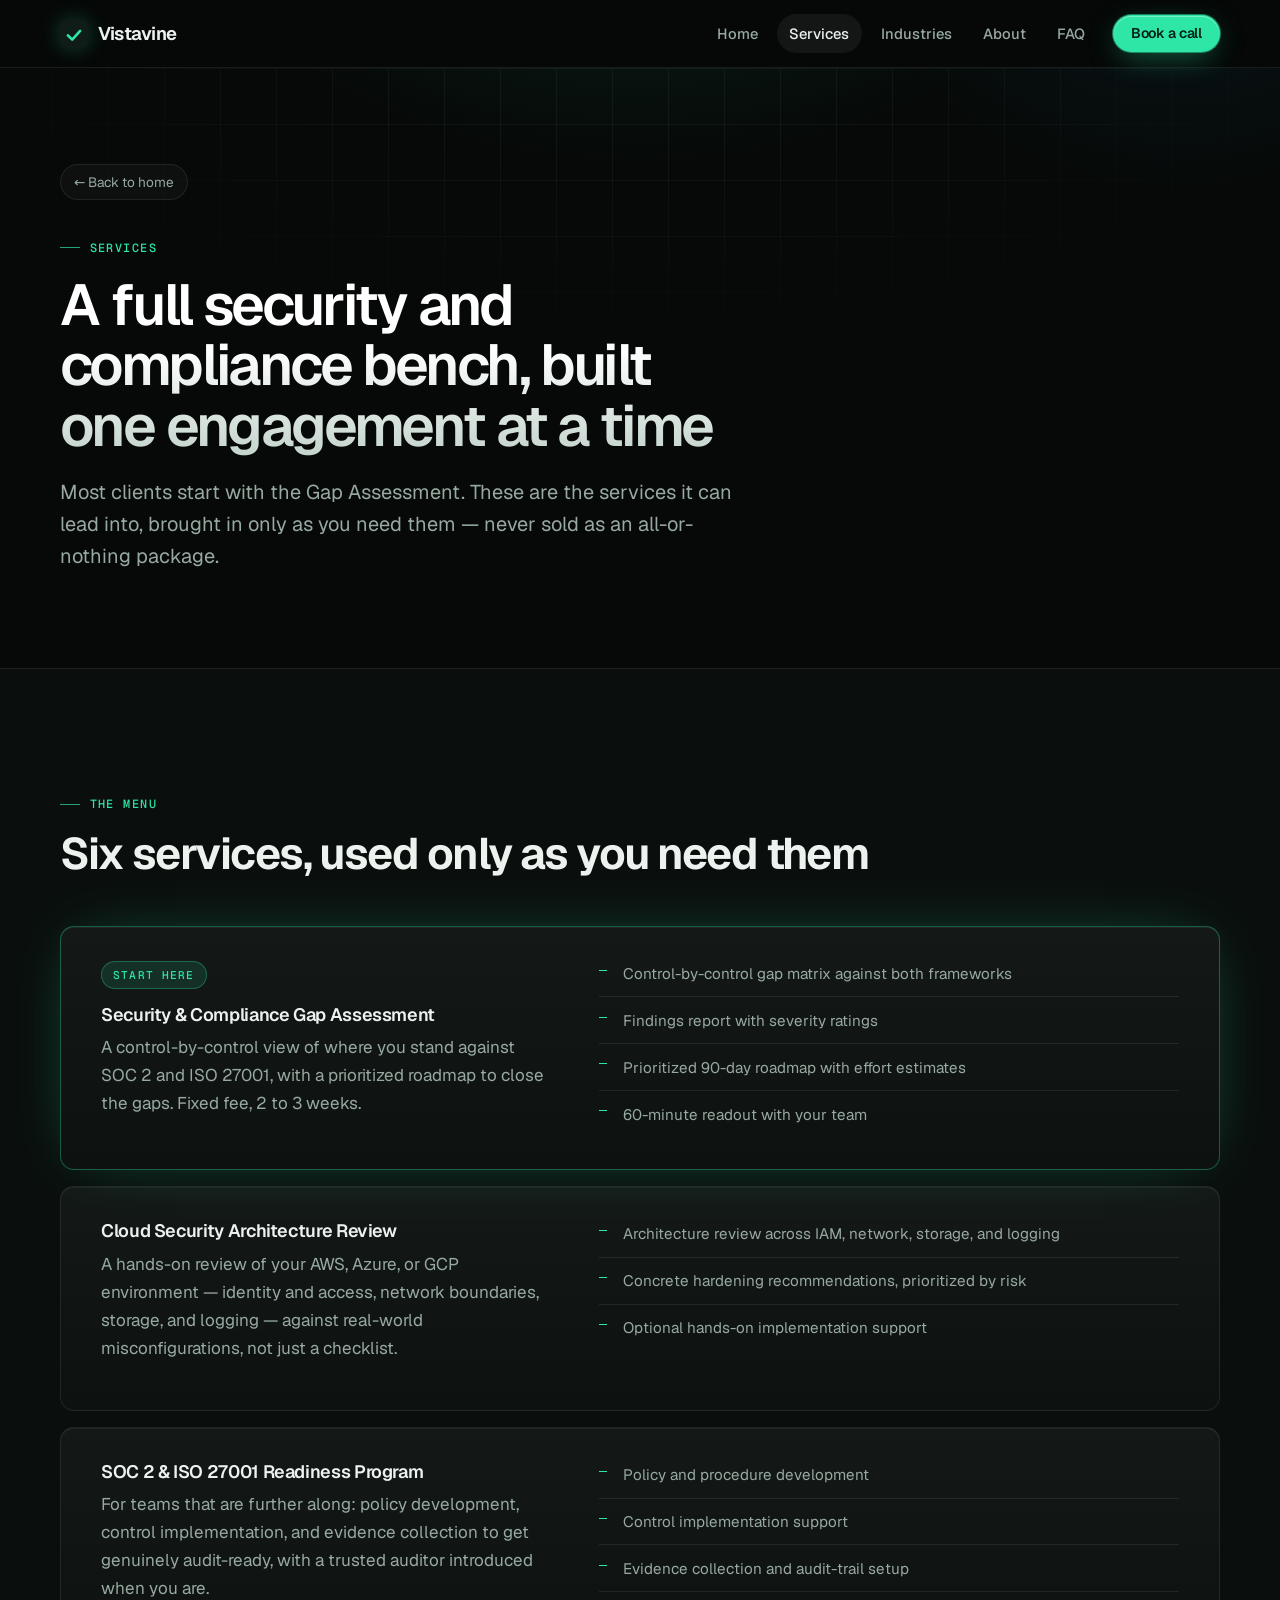
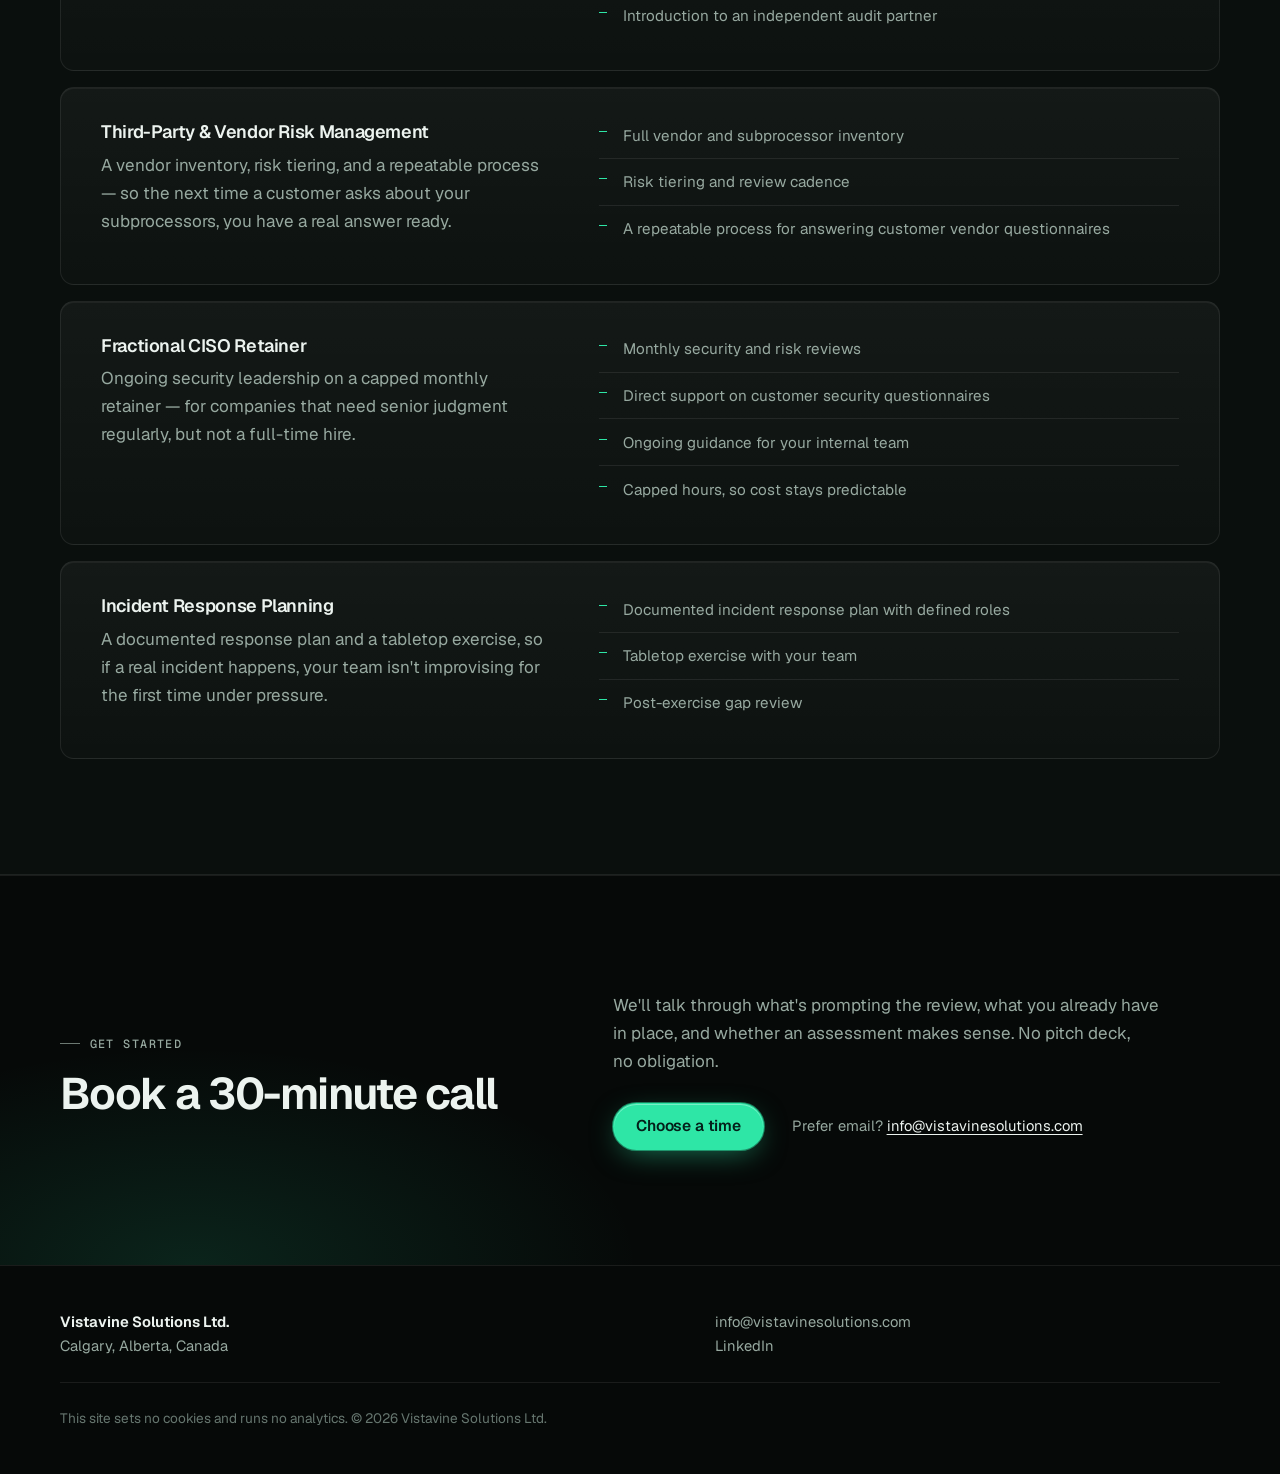
<file: services.html>
<!DOCTYPE html>
<html lang="en">
<head>
<meta charset="utf-8">
<meta name="viewport" content="width=device-width, initial-scale=1">
<title>Services | Vistavine Security &amp; Compliance Advisory</title>
<meta name="description" content="The full Vistavine service menu: Gap Assessment, cloud security architecture review, SOC 2 and ISO 27001 readiness, vendor risk management, fractional CISO retainers, and incident response planning.">
<link rel="canonical" href="https://vistavinesolutions.com/services">
<meta name="theme-color" content="#060908">
<meta property="og:type" content="website">
<meta property="og:url" content="https://vistavinesolutions.com/services">
<meta property="og:title" content="Services | Vistavine Security &amp; Compliance Advisory">
<meta property="og:description" content="The full Vistavine service menu: Gap Assessment, cloud security architecture review, SOC 2 and ISO 27001 readiness, vendor risk management, fractional CISO retainers, and incident response planning.">
<meta property="og:image" content="https://vistavinesolutions.com/og-image.png">
<meta property="og:image:width" content="1200">
<meta property="og:image:height" content="630">
<meta name="twitter:card" content="summary_large_image">
<meta name="twitter:title" content="Services | Vistavine Security &amp; Compliance Advisory">
<meta name="twitter:description" content="The full Vistavine service menu: Gap Assessment, cloud security architecture review, SOC 2 and ISO 27001 readiness, vendor risk management, fractional CISO retainers, and incident response planning.">
<meta name="twitter:image" content="https://vistavinesolutions.com/og-image.png">
<link rel="icon" href="data:image/svg+xml,%3Csvg xmlns='http://www.w3.org/2000/svg' viewBox='0 0 32 32'%3E%3Crect width='32' height='32' rx='7' fill='%230A0F0D'/%3E%3Cpath d='M9 17.5l5 5 9-10' fill='none' stroke='%232EE6A6' stroke-width='3' stroke-linecap='round' stroke-linejoin='round'/%3E%3C/svg%3E">
<link rel="preload" href="/fonts/geist.woff2" as="font" type="font/woff2" crossorigin>
<link rel="stylesheet" href="/styles.css?v=2">
</head>
<body>
<a class="skip" href="#main">Skip to content</a>
<header class="site-header">
  <div class="wrap">
    <a class="brand" href="/" aria-label="Vistavine home">
      <svg viewBox="0 0 32 32" aria-hidden="true"><rect width="32" height="32" rx="7" fill="#0F1C17"/><path d="M9 17.5l5 5 9-10" fill="none" stroke="#2EE6A6" stroke-width="3" stroke-linecap="round" stroke-linejoin="round"/></svg>
      Vistavine
    </a>
    <input type="checkbox" id="nav-toggle" class="nav-toggle-input">
    <label for="nav-toggle" class="nav-toggle-btn" aria-label="Open menu">
      <span></span><span></span><span></span>
    </label>
    <nav class="nav" aria-label="Primary">
      <a href="/">Home</a>
      <a href="/services" aria-current="page">Services</a>
      <a href="/industries">Industries</a>
      <a href="/about">About</a>
      <a href="/faq">FAQ</a>
      <a class="btn btn-mint" href="https://calendly.com/omosulejohn/30min">Book a call</a>
    </nav>
  </div>
</header>
<main id="main">

  <section class="page-hero on-dark" aria-labelledby="services-h">
    <div class="dotgrid" aria-hidden="true"></div>
    <div class="wrap">
      <a class="crumb" href="/">&larr; Back to home</a>
      <p class="eyebrow">Services</p>
      <h1 id="services-h">A full security and compliance bench, built one engagement at a time</h1>
      <p class="lede">Most clients start with the Gap Assessment. These are the services it can lead into, brought in only as you need them &mdash; never sold as an all-or-nothing package.</p>
    </div>
  </section>

  <section class="section light" aria-labelledby="service-list-h">
    <div class="wrap">
      <p class="eyebrow">The Menu</p>
      <h2 id="service-list-h">Six services, used only as you need them</h2>
      <div class="service-detail">

        <div class="service-card">
          <div>
            <span class="tag">Start here</span>
            <h3>Security &amp; Compliance Gap Assessment</h3>
            <p class="muted">A control-by-control view of where you stand against SOC 2 and ISO 27001, with a prioritized roadmap to close the gaps. Fixed fee, 2 to 3 weeks.</p>
          </div>
          <ul>
            <li>Control-by-control gap matrix against both frameworks</li>
            <li>Findings report with severity ratings</li>
            <li>Prioritized 90-day roadmap with effort estimates</li>
            <li>60-minute readout with your team</li>
          </ul>
        </div>

        <div class="service-card">
          <div>
            <h3>Cloud Security Architecture Review</h3>
            <p class="muted">A hands-on review of your AWS, Azure, or GCP environment &mdash; identity and access, network boundaries, storage, and logging &mdash; against real-world misconfigurations, not just a checklist.</p>
          </div>
          <ul>
            <li>Architecture review across IAM, network, storage, and logging</li>
            <li>Concrete hardening recommendations, prioritized by risk</li>
            <li>Optional hands-on implementation support</li>
          </ul>
        </div>

        <div class="service-card">
          <div>
            <h3>SOC 2 &amp; ISO 27001 Readiness Program</h3>
            <p class="muted">For teams that are further along: policy development, control implementation, and evidence collection to get genuinely audit-ready, with a trusted auditor introduced when you are.</p>
          </div>
          <ul>
            <li>Policy and procedure development</li>
            <li>Control implementation support</li>
            <li>Evidence collection and audit-trail setup</li>
            <li>Introduction to an independent audit partner</li>
          </ul>
        </div>

        <div class="service-card">
          <div>
            <h3>Third-Party &amp; Vendor Risk Management</h3>
            <p class="muted">A vendor inventory, risk tiering, and a repeatable process &mdash; so the next time a customer asks about your subprocessors, you have a real answer ready.</p>
          </div>
          <ul>
            <li>Full vendor and subprocessor inventory</li>
            <li>Risk tiering and review cadence</li>
            <li>A repeatable process for answering customer vendor questionnaires</li>
          </ul>
        </div>

        <div class="service-card">
          <div>
            <h3>Fractional CISO Retainer</h3>
            <p class="muted">Ongoing security leadership on a capped monthly retainer &mdash; for companies that need senior judgment regularly, but not a full-time hire.</p>
          </div>
          <ul>
            <li>Monthly security and risk reviews</li>
            <li>Direct support on customer security questionnaires</li>
            <li>Ongoing guidance for your internal team</li>
            <li>Capped hours, so cost stays predictable</li>
          </ul>
        </div>

        <div class="service-card">
          <div>
            <h3>Incident Response Planning</h3>
            <p class="muted">A documented response plan and a tabletop exercise, so if a real incident happens, your team isn't improvising for the first time under pressure.</p>
          </div>
          <ul>
            <li>Documented incident response plan with defined roles</li>
            <li>Tabletop exercise with your team</li>
            <li>Post-exercise gap review</li>
          </ul>
        </div>

      </div>
    </div>
  </section>

  <section class="section on-dark cta" id="book" aria-labelledby="book-h">
    <div class="wrap split">
      <div>
        <p class="eyebrow">Get Started</p>
        <h2 id="book-h">Book a 30-minute call</h2>
      </div>
      <div>
        <p>We'll talk through what's prompting the review, what you already have in place, and whether an assessment makes sense. No pitch deck, no obligation.</p>
        <div class="cta-actions">
          <a class="btn btn-mint" href="https://calendly.com/omosulejohn/30min">Choose a time</a>
          <p class="fine muted">Prefer email? <a href="mailto:info@vistavinesolutions.com">info@vistavinesolutions.com</a></p>
        </div>
      </div>
    </div>
  </section>
</main>
<div style="background:var(--dark)">
<footer class="site-footer on-dark">
  <div class="wrap footer-grid">
    <p class="fine"><strong>Vistavine Solutions Ltd.</strong><br>Calgary, Alberta, Canada</p>
    <p class="fine"><a href="mailto:info@vistavinesolutions.com">info@vistavinesolutions.com</a><br><a href="https://www.linkedin.com/in/john-omosule/" rel="noopener noreferrer">LinkedIn</a></p>
    <p class="fine wide">This site sets no cookies and runs no analytics. &copy; 2026 Vistavine Solutions Ltd.</p>
  </div>
</footer>
</div>
</body>
</html>
</file>
<file: styles.css>
/* Fonts: Geist + Geist Mono (SIL OFL 1.1, see /fonts/OFL.txt), self-hosted */
@font-face{font-family:"Geist";font-style:normal;font-display:swap;font-weight:100 900;src:url(/fonts/geist.woff2) format("woff2-variations");unicode-range:U+0000-00FF,U+0131,U+0152-0153,U+02BB-02BC,U+02C6,U+02DA,U+02DC,U+0304,U+0308,U+0329,U+2000-206F,U+20AC,U+2122,U+2191,U+2193,U+2212,U+2215,U+FEFF,U+FFFD}
@font-face{font-family:"Geist Mono";font-style:normal;font-display:swap;font-weight:100 900;src:url(/fonts/geist-mono.woff2) format("woff2-variations");unicode-range:U+0000-00FF,U+0131,U+0152-0153,U+02BB-02BC,U+02C6,U+02DA,U+02DC,U+0304,U+0308,U+0329,U+2000-206F,U+20AC,U+2122,U+2191,U+2193,U+2212,U+2215,U+FEFF,U+FFFD}

:root{
  color-scheme: dark;
  /* Surfaces */
  --bg:#060908;
  --bg-raised:#0A0F0D;
  --surface:rgba(255,255,255,.03);
  --surface-hi:rgba(255,255,255,.055);
  --border:rgba(255,255,255,.08);
  --border-hi:rgba(255,255,255,.16);
  /* Text */
  --text:#ECF3EF;
  --text-muted:#97A9A0;
  --text-dim:#66766F;
  /* Accents */
  --mint:#2EE6A6;
  --mint-hi:#5FF0BE;
  --mint-ink:#04201A;
  --mint-soft:rgba(46,230,166,.12);
  --cyan:#38BDF8;
  --gold:#E8B04A;
  --red:#F0907A;
  /* Legacy aliases (referenced inline in page markup) */
  --dark:var(--bg);
  --ink:var(--text);
  /* Type & shape */
  --sans:"Geist",-apple-system,system-ui,"Segoe UI",Roboto,"Helvetica Neue",Arial,sans-serif;
  --mono:"Geist Mono",ui-monospace,"SF Mono",Menlo,Consolas,monospace;
  --radius:14px;
  --ease:cubic-bezier(.2,.7,.2,1);
}
*,*::before,*::after{box-sizing:border-box}
html{scroll-padding-top:5.5rem;background:var(--bg)}
@media (prefers-reduced-motion:no-preference){html{scroll-behavior:smooth}}
body{margin:0;background:var(--bg);color:var(--text);font:1.0625rem/1.65 var(--sans);-webkit-font-smoothing:antialiased;-moz-osx-font-smoothing:grayscale;text-rendering:optimizeLegibility}
::selection{background:rgba(46,230,166,.3);color:#fff}
h1,h2,h3{font-family:var(--sans);font-weight:650;letter-spacing:-.035em;margin:0;line-height:1.05;color:var(--text);text-wrap:balance}
h1{font-size:clamp(2.6rem,1.4rem + 5vw,4.75rem);letter-spacing:-.045em;font-weight:600;background:linear-gradient(180deg,#FFFFFF 40%,#C4D4CC 100%);-webkit-background-clip:text;background-clip:text;color:transparent}
h2{font-size:clamp(1.9rem,1.35rem + 2vw,2.75rem);margin-bottom:1rem}
h3{font-size:1.125rem;font-weight:600;margin:0 0 .45rem;letter-spacing:-.02em;line-height:1.3}
.subhead{font-size:1.125rem;font-weight:600;margin:0 0 .45rem;letter-spacing:-.02em;font-family:var(--sans)}
p{margin:0 0 1rem;max-width:60ch;text-wrap:pretty}
a{color:inherit;text-underline-offset:.22em;text-decoration-thickness:1px}
strong{font-weight:650;color:var(--text)}
:focus-visible{outline:2px solid var(--mint);outline-offset:3px;border-radius:4px}
.wrap{width:min(1160px,100% - 2.5rem);margin-inline:auto}
.section{position:relative;padding-block:clamp(4.5rem,9vw,8rem)}
.muted{color:var(--text-muted)}
.eyebrow{display:inline-flex;align-items:center;gap:.6rem;font-family:var(--mono);font-size:.74rem;font-weight:500;letter-spacing:.12em;text-transform:uppercase;color:var(--mint);margin:0 0 1.1rem}
.eyebrow::before{content:"";width:1.25rem;height:1px;background:currentColor;opacity:.7}
.todo{background:#3A2E0B;color:#FFE08A;outline:1px dashed #B58400;padding:0 .25em;border-radius:2px}
.text-link{font-weight:600;color:var(--mint);text-decoration:none;display:inline-flex;align-items:center;gap:.4rem}
.text-link:hover{color:var(--mint-hi);text-decoration:underline}

.skip{position:absolute;left:-999px;top:0;background:var(--mint);color:var(--mint-ink);padding:.75rem 1rem;z-index:50;font-weight:600}
.skip:focus{left:0}

/* Buttons */
.btn{display:inline-flex;align-items:center;gap:.5rem;padding:.8rem 1.35rem;border-radius:999px;font-weight:600;font-size:.97rem;text-decoration:none;border:1px solid transparent;line-height:1.2;letter-spacing:-.01em;transition:background-color .2s var(--ease),border-color .2s var(--ease),color .2s var(--ease),box-shadow .25s var(--ease),transform .2s var(--ease)}
.btn-mint{background:var(--mint);color:var(--mint-ink);box-shadow:0 0 0 1px rgba(46,230,166,.5),0 8px 30px -8px rgba(46,230,166,.55),inset 0 1px 0 rgba(255,255,255,.35)}
.btn-mint:hover{background:var(--mint-hi);box-shadow:0 0 0 1px rgba(95,240,190,.7),0 10px 40px -6px rgba(46,230,166,.7),inset 0 1px 0 rgba(255,255,255,.4)}
.btn-outline-dark,.btn-outline-light{background:var(--surface);border-color:var(--border-hi);color:var(--text);backdrop-filter:blur(8px);-webkit-backdrop-filter:blur(8px)}
.btn-outline-dark:hover,.btn-outline-light:hover{background:var(--surface-hi);border-color:rgba(46,230,166,.55);color:var(--text)}
@media (prefers-reduced-motion:no-preference){.btn:hover{transform:translateY(-1px)}}

/* Surfaces. "on-dark" is the base canvas; "light"/"paper2bg" are now a raised dark band */
.on-dark{background:var(--bg);color:var(--text)}
.on-dark .muted{color:var(--text-muted)}
.light,.paper2bg{background:var(--bg-raised);border-block:1px solid var(--border)}
.light + .light,.light + .paper2bg,.paper2bg + .light{border-top:none}

/* Grid backdrop (kept the .dotgrid class name) */
.dotgrid{position:absolute;inset:0;background-image:linear-gradient(rgba(255,255,255,.045) 1px,transparent 1px),linear-gradient(90deg,rgba(255,255,255,.045) 1px,transparent 1px);background-size:56px 56px;background-position:center top;mask-image:radial-gradient(ellipse 70% 60% at 50% 0%,#000 30%,transparent 80%);-webkit-mask-image:radial-gradient(ellipse 70% 60% at 50% 0%,#000 30%,transparent 80%);pointer-events:none}
/* Ambient glow behind heroes */
.hero::before,.page-hero::before,.cta::before{content:"";position:absolute;pointer-events:none;z-index:0}
.hero::before{inset:-20% -10% auto;height:120%;background:radial-gradient(40% 45% at 72% 30%,rgba(46,230,166,.18),transparent 70%),radial-gradient(35% 40% at 20% 10%,rgba(56,189,248,.10),transparent 70%)}
.page-hero::before{inset:-40% -10% auto;height:160%;background:radial-gradient(45% 50% at 50% 0%,rgba(46,230,166,.14),transparent 70%),radial-gradient(30% 40% at 85% 10%,rgba(56,189,248,.08),transparent 70%)}
.cta::before{inset:0;background:radial-gradient(50% 80% at 15% 100%,rgba(46,230,166,.12),transparent 70%)}
.cta > .wrap{position:relative;z-index:1}

/* Header (sticky, translucent) */
.site-header{position:sticky;top:0;z-index:30;padding-block:.9rem;background:rgba(6,9,8,.72);backdrop-filter:saturate(160%) blur(14px);-webkit-backdrop-filter:saturate(160%) blur(14px);border-bottom:1px solid var(--border)}
.site-header .wrap{position:relative;display:flex;align-items:center;justify-content:space-between;gap:1.5rem}
.brand{display:flex;align-items:center;gap:.6rem;text-decoration:none;font-weight:650;font-size:1.15rem;letter-spacing:-.03em;color:var(--text)}
.brand svg{width:28px;height:28px;flex:none;filter:drop-shadow(0 0 10px rgba(46,230,166,.25))}
.nav{display:flex;align-items:center;gap:.35rem;font-size:.92rem}
.nav a:not(.btn){text-decoration:none;color:var(--text-muted);font-weight:500;padding:.45rem .8rem;border-radius:999px;transition:color .2s var(--ease),background-color .2s var(--ease)}
.nav a:not(.btn):hover{color:var(--text);background:var(--surface-hi)}
.nav a[aria-current="page"]:not(.btn){color:var(--text);background:var(--surface-hi)}
.nav .btn{padding:.55rem 1.05rem;font-size:.88rem;margin-left:.6rem}

/* Mobile nav toggle (pure CSS, no JS) */
.nav-toggle-input{position:absolute;opacity:0;width:1px;height:1px;overflow:hidden}
.nav-toggle-btn{display:none;flex-direction:column;gap:5px;cursor:pointer;padding:.6rem;margin:-.6rem -.6rem -.6rem 0;border-radius:8px}
.nav-toggle-btn span{width:20px;height:1.5px;background:var(--text);display:block;border-radius:1px;transition:transform .25s var(--ease),opacity .2s}
.nav-toggle-input:focus-visible + .nav-toggle-btn{outline:2px solid var(--mint);outline-offset:2px}
.nav-toggle-input:checked + .nav-toggle-btn span:nth-child(1){transform:translateY(6.5px) rotate(45deg)}
.nav-toggle-input:checked + .nav-toggle-btn span:nth-child(2){opacity:0}
.nav-toggle-input:checked + .nav-toggle-btn span:nth-child(3){transform:translateY(-6.5px) rotate(-45deg)}

/* Hero */
.hero{position:relative;overflow:hidden;padding-top:clamp(3.5rem,8vw,6.5rem);padding-bottom:clamp(3rem,7vw,5rem)}
.hero > .wrap{position:relative;z-index:2}
.hero-grid{position:relative;display:grid;grid-template-columns:1.15fr 1fr;gap:clamp(2.5rem,6vw,5rem);align-items:center}
.lede{font-size:clamp(1.08rem,1rem + .35vw,1.25rem);line-height:1.6;color:var(--text-muted);max-width:52ch;margin:1.5rem 0 0}
.actions{display:flex;flex-wrap:wrap;gap:.85rem;margin-top:2.25rem}

/* Glass card: shared look for scorecard, pillars, service and industry cards */
.scorecard,.pillar,.service-card,.industry-card,.notice{position:relative;background:linear-gradient(180deg,rgba(255,255,255,.045),rgba(255,255,255,.015));border:1px solid var(--border);border-radius:var(--radius);box-shadow:inset 0 1px 0 rgba(255,255,255,.05)}

/* Scorecard product-moment visual */
.scorecard{padding:1.5rem;border-radius:18px;backdrop-filter:blur(16px);-webkit-backdrop-filter:blur(16px);box-shadow:inset 0 1px 0 rgba(255,255,255,.08),0 0 0 1px rgba(46,230,166,.08),0 40px 100px -30px rgba(0,0,0,.9),0 0 80px -20px rgba(46,230,166,.25)}
.scorecard::before{content:"";position:absolute;inset:-1px;border-radius:inherit;padding:1px;background:linear-gradient(140deg,rgba(46,230,166,.55),rgba(255,255,255,.06) 35%,rgba(255,255,255,0) 60%,rgba(56,189,248,.35));-webkit-mask:linear-gradient(#000 0 0) content-box,linear-gradient(#000 0 0);-webkit-mask-composite:xor;mask-composite:exclude;pointer-events:none}
.scorecard-head{display:flex;align-items:center;justify-content:space-between;margin-bottom:1rem;padding-bottom:1rem;border-bottom:1px solid var(--border)}
.scorecard-head b{font-family:var(--mono);font-size:.74rem;font-weight:500;letter-spacing:.1em;text-transform:uppercase;color:var(--text-muted)}
.scorecard-score{display:flex;align-items:baseline;gap:.3rem;font-family:var(--mono);font-weight:600;color:var(--mint);font-size:1.6rem;letter-spacing:-.03em;text-shadow:0 0 24px rgba(46,230,166,.45)}
.scorecard-score small{color:var(--text-dim);font-weight:500;font-size:.78rem;text-shadow:none}
.score-row{display:flex;align-items:center;gap:.8rem;padding:.7rem .75rem;margin-inline:-.75rem;border-radius:10px;transition:background-color .2s var(--ease)}
.score-row:hover{background:var(--surface)}
.score-row .dot{width:7px;height:7px;border-radius:50%;flex:none}
.score-row .dot.pass{background:var(--mint);box-shadow:0 0 10px var(--mint)}
.score-row .dot.partial{background:var(--gold);box-shadow:0 0 10px var(--gold)}
.score-row .dot.gap{background:var(--red);box-shadow:0 0 10px var(--red)}
.score-row span{font-size:.9rem;color:var(--text);flex:1}
.pill{font-family:var(--mono);font-size:.68rem;font-weight:500;letter-spacing:.06em;text-transform:uppercase;padding:.22rem .6rem;border-radius:99px;white-space:nowrap;border:1px solid transparent}
.score-row .pill{flex:none}
.pill.pass{background:rgba(46,230,166,.1);border-color:rgba(46,230,166,.25);color:var(--mint)}
.pill.partial{background:rgba(232,176,74,.1);border-color:rgba(232,176,74,.25);color:var(--gold)}
.pill.gap{background:rgba(240,144,122,.1);border-color:rgba(240,144,122,.25);color:var(--red)}

/* Trust / frameworks strip */
.trust-strip{border-top:1px solid var(--border);margin-top:clamp(3rem,6vw,4.5rem);padding-top:1.75rem;display:flex;flex-wrap:wrap;align-items:center;gap:1rem 2rem}
.trust-strip p{font-family:var(--mono);font-size:.72rem;letter-spacing:.12em;text-transform:uppercase;color:var(--text-dim);margin:0;font-weight:500}
.badges{display:flex;flex-wrap:wrap;gap:.5rem}
.badge{font-family:var(--mono);font-size:.8rem;font-weight:500;color:var(--text-muted);background:var(--surface);border:1px solid var(--border);border-radius:999px;padding:.4rem .85rem}

/* Triggers */
.triggers-grid{display:grid;grid-template-columns:.9fr 1.3fr;gap:clamp(2rem,6vw,5rem);align-items:start}
.triggers{list-style:none;margin:0;padding:0;display:grid;gap:.75rem}
.triggers li{display:grid;grid-template-columns:2.25rem 1fr;gap:1rem;padding:1.35rem 1.5rem;background:var(--surface);border:1px solid var(--border);border-radius:var(--radius);font-size:clamp(1.05rem,1rem + .3vw,1.2rem);line-height:1.45;font-weight:500;transition:border-color .25s var(--ease),background-color .25s var(--ease)}
.triggers li:hover{border-color:rgba(46,230,166,.3);background:var(--surface-hi)}
.triggers .mark{font-family:var(--mono);color:var(--mint);font-weight:500;font-size:.85rem;padding-top:.2rem}
.after-triggers{margin-top:1.5rem;max-width:44ch;color:var(--text-muted)}

/* Assessment */
.assessment-grid{display:grid;grid-template-columns:1.05fr 1fr;gap:clamp(2rem,6vw,5rem);margin-top:3rem}
.rule{list-style:none;margin:0;padding:0}
.rule li{padding:.9rem 0 .9rem 1.9rem;border-top:1px solid var(--border);position:relative}
.rule li::before{content:"";position:absolute;left:0;top:1.2rem;width:1rem;height:1rem;border-radius:50%;background:var(--mint-soft) url("data:image/svg+xml,%3Csvg xmlns='http://www.w3.org/2000/svg' viewBox='0 0 16 16'%3E%3Cpath d='M4.5 8.3l2.2 2.2 4.8-5' fill='none' stroke='%232EE6A6' stroke-width='1.8' stroke-linecap='round' stroke-linejoin='round'/%3E%3C/svg%3E") center/100% no-repeat;box-shadow:inset 0 0 0 1px rgba(46,230,166,.3)}
.rule li:last-child{border-bottom:1px solid var(--border)}
.weeks{list-style:none;margin:0;padding:0;position:relative}
.weeks li{display:grid;grid-template-columns:5.5rem 1fr;gap:1rem;padding:1rem 0;border-top:1px solid var(--border)}
.weeks li:last-child{border-bottom:1px solid var(--border)}
.weeks b{font-family:var(--mono);font-size:.82rem;letter-spacing:.04em;color:var(--mint);font-weight:500;padding-top:.15rem}
.weeks span{color:var(--text-muted)}
.notice{margin-top:3.5rem;padding:1.5rem 1.75rem 1.5rem 2rem;overflow:hidden}
.notice::before{content:"";position:absolute;left:0;top:0;bottom:0;width:3px;background:linear-gradient(180deg,var(--gold),rgba(232,176,74,.2))}
.notice p{color:var(--text-muted)}
.notice p:last-child{margin-bottom:0}
.fee{display:flex;flex-wrap:wrap;align-items:center;justify-content:space-between;gap:1.25rem 2rem;margin-top:2rem;padding:1.5rem 1.75rem;border:1px dashed var(--border-hi);border-radius:var(--radius)}
.fee p{margin:0;max-width:56ch;color:var(--text-muted)}

/* Approach path */
.path{list-style:none;margin:3.5rem 0 0;padding:0;display:grid;grid-template-columns:repeat(3,1fr);gap:2rem}
.path li{position:relative;padding-top:3rem}
.path li::before{content:"";position:absolute;top:1.05rem;left:2.6rem;right:-1.4rem;height:1px;background:linear-gradient(90deg,rgba(46,230,166,.5),var(--border))}
.path li:last-child::before{display:none}
.path .num{position:absolute;top:0;left:0;width:2.1rem;height:2.1rem;border-radius:50%;background:var(--bg-raised);border:1px solid var(--border-hi);display:flex;align-items:center;justify-content:center;font-family:var(--mono);font-size:.8rem;font-weight:500;color:var(--mint)}
.path li:last-child .num{background:var(--mint);color:var(--mint-ink);border-color:var(--mint);box-shadow:0 0 24px rgba(46,230,166,.5)}
.path p{color:var(--text-muted);max-width:34ch}

/* Pillar cards (Why / Industries) */
.pillars,.services-grid{display:grid;grid-template-columns:repeat(3,1fr);gap:1rem;margin-top:3rem}
.pillar{padding:1.75rem;transition:border-color .25s var(--ease),transform .25s var(--ease),background-color .25s var(--ease)}
.pillar::after{content:"";position:absolute;inset:0;border-radius:inherit;background:radial-gradient(60% 50% at 50% 0%,rgba(46,230,166,.1),transparent 70%);opacity:0;transition:opacity .3s var(--ease);pointer-events:none}
.pillar:hover{border-color:rgba(46,230,166,.3)}
.pillar:hover::after{opacity:1}
.pillar p{color:var(--text-muted);margin:0}
@media (prefers-reduced-motion:no-preference){.pillar:hover{transform:translateY(-3px)}}

/* Industry cards */
.industry-grid{display:grid;grid-template-columns:repeat(auto-fit,minmax(220px,1fr));gap:1rem;margin-top:2.5rem}
.industry-card{padding:1.5rem}
.industry-card p{color:var(--text-muted);margin:0}

/* About */
.split{display:grid;grid-template-columns:1fr 1.6fr;gap:clamp(2rem,6vw,5rem);align-items:start}

/* FAQ */
.faq{margin-top:.5rem;max-width:860px;display:grid;gap:.6rem}
.faq details{background:var(--surface);border:1px solid var(--border);border-radius:12px;transition:border-color .2s var(--ease),background-color .2s var(--ease)}
.faq details:hover{border-color:var(--border-hi)}
.faq details[open]{background:var(--surface-hi);border-color:rgba(46,230,166,.25)}
.faq summary{list-style:none;cursor:pointer;padding:1.15rem 3.25rem 1.15rem 1.35rem;font-weight:550;position:relative;border-radius:12px}
.faq summary::-webkit-details-marker{display:none}
.faq summary::after{content:"+";position:absolute;right:1.1rem;top:50%;width:1.6rem;height:1.6rem;margin-top:-.8rem;display:flex;align-items:center;justify-content:center;border-radius:50%;border:1px solid var(--border-hi);font-family:var(--mono);font-size:1rem;line-height:1;color:var(--mint);font-weight:400}
.faq details[open] summary::after{content:"\2212";background:var(--mint-soft);border-color:rgba(46,230,166,.35)}
.faq details p{margin:0;padding:0 1.35rem 1.3rem;max-width:66ch;color:var(--text-muted)}

/* CTA bookend */
.cta{overflow:hidden;border-top:1px solid var(--border)}
.cta-actions{display:flex;flex-wrap:wrap;align-items:center;gap:1rem 1.75rem;margin-top:1.75rem}
.cta p{max-width:52ch;color:var(--text-muted)}
.cta .split{grid-template-columns:1.1fr 1.4fr;align-items:center}
.cta h2{margin-bottom:0}
.cta .fine a{color:var(--text)}

/* Footer */
.site-footer{padding-block:2.75rem;border-top:1px solid var(--border)}
.footer-grid{display:grid;grid-template-columns:1.2fr 1fr;gap:1.5rem 3rem}
.footer-grid .wide{grid-column:1/-1;max-width:none;color:var(--text-dim);font-size:.85rem;padding-top:1.5rem;border-top:1px solid var(--border)}
.fine{font-size:.92rem;margin:0;color:var(--text-muted)}
.site-footer a{text-decoration:none;color:var(--text-muted);transition:color .2s}
.site-footer a:hover{color:var(--mint)}

/* Secondary page hero (inner pages) */
.page-hero{position:relative;overflow:hidden;padding-block:clamp(3.5rem,8vw,6rem)}
.page-hero .wrap{position:relative;z-index:2}
.page-hero h1{font-size:clamp(2.2rem,1.5rem + 3vw,3.6rem);max-width:22ch}
.page-hero .lede{margin-top:1.25rem}
.crumb{font-size:.85rem;color:var(--text-muted);text-decoration:none;display:flex;width:fit-content;align-items:center;gap:.4rem;margin-bottom:1.75rem;padding:.35rem .8rem;border:1px solid var(--border);border-radius:999px;background:var(--surface);transition:color .2s,border-color .2s}
.crumb:hover{color:var(--mint);border-color:rgba(46,230,166,.35)}

/* Service detail cards (services.html) */
.service-detail{display:grid;gap:1rem;margin-top:3rem}
.service-card{padding:2rem clamp(1.5rem,4vw,2.5rem);display:grid;grid-template-columns:1fr 1.3fr;gap:1.5rem clamp(1.5rem,4vw,3.5rem);align-items:start;transition:border-color .25s var(--ease)}
.service-card:hover{border-color:var(--border-hi)}
.service-card:first-child{border-color:rgba(46,230,166,.35);box-shadow:inset 0 1px 0 rgba(255,255,255,.06),0 0 60px -25px rgba(46,230,166,.45)}
.service-card .tag{display:inline-block;font-family:var(--mono);font-size:.7rem;font-weight:500;letter-spacing:.1em;text-transform:uppercase;color:var(--mint);background:var(--mint-soft);border:1px solid rgba(46,230,166,.3);border-radius:99px;padding:.25rem .7rem;margin-bottom:.85rem}
.service-card ul{list-style:none;margin:0;padding:0}
.service-card ul li{padding:.65rem 0 .65rem 1.5rem;position:relative;border-top:1px solid var(--border);font-size:.95rem;color:var(--text-muted)}
.service-card ul li:first-child{border-top:none;padding-top:.15rem}
.service-card ul li::before{content:"";position:absolute;left:0;top:1.2rem;width:.55rem;height:1px;background:var(--mint)}
.service-card ul li:first-child::before{top:.7rem}

/* Industry detail cards (industries.html) */
.industry-detail{display:grid;grid-template-columns:repeat(auto-fit,minmax(280px,1fr));gap:1rem;margin-top:3rem}

/* Responsive */
@media (max-width:900px){
  .hero-grid,.triggers-grid,.assessment-grid,.split{grid-template-columns:1fr}
  .pillars,.services-grid{grid-template-columns:1fr}
  .footer-grid{grid-template-columns:1fr}
  .path{grid-template-columns:1fr;gap:2.25rem}
  .path li{padding:0 0 0 3.25rem}
  .path li::before{top:2.6rem;bottom:-1.75rem;left:1.05rem;right:auto;width:1px;height:auto;background:linear-gradient(180deg,rgba(46,230,166,.5),var(--border))}
  .weeks li{grid-template-columns:4.75rem 1fr}

  .nav-toggle-btn{display:flex}
  .nav{position:absolute;top:calc(100% + .9rem);left:-1.25rem;right:-1.25rem;background:var(--bg-raised);box-shadow:0 30px 60px -20px rgba(0,0,0,.8);border-bottom:1px solid var(--border);flex-direction:column;align-items:stretch;gap:0;max-height:0;overflow:hidden;transition:max-height .3s var(--ease);z-index:20}
  .nav a:not(.btn){display:block;padding:1rem 1.25rem;border-top:1px solid var(--border);border-radius:0}
  .nav a[aria-current="page"]:not(.btn){background:transparent;color:var(--mint)}
  .nav .btn{margin:1rem 1.25rem 1.25rem;text-align:center;justify-content:center}
  .nav-toggle-input:checked ~ .nav{max-height:440px}
}
@media (min-width:901px){
  .nav-toggle-btn{display:none}
}
@media (max-width:760px){
  .service-card{grid-template-columns:1fr}
  .fee{padding:1.25rem}
  .triggers li{padding:1.15rem 1.15rem;grid-template-columns:1.9rem 1fr}
}
@media (prefers-reduced-motion:reduce){
  *,*::before,*::after{transition:none!important}
}
</file>
